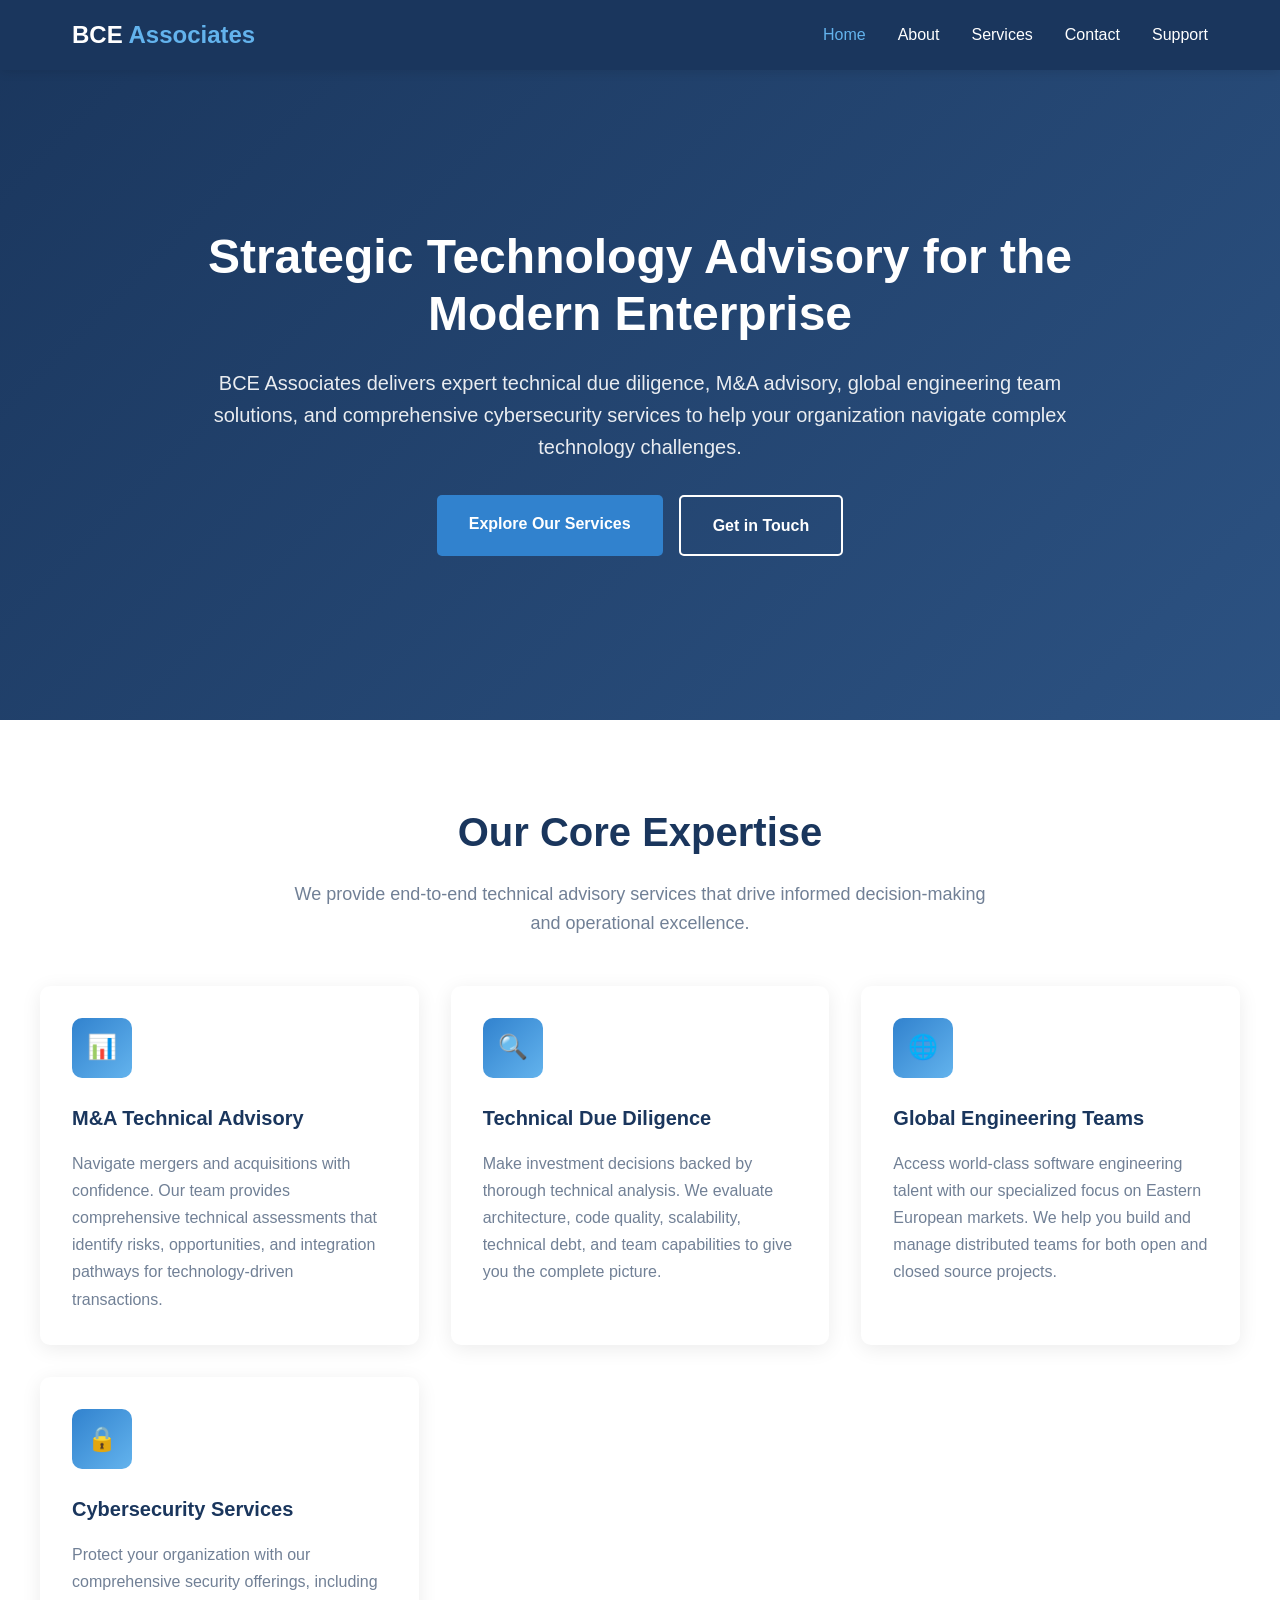
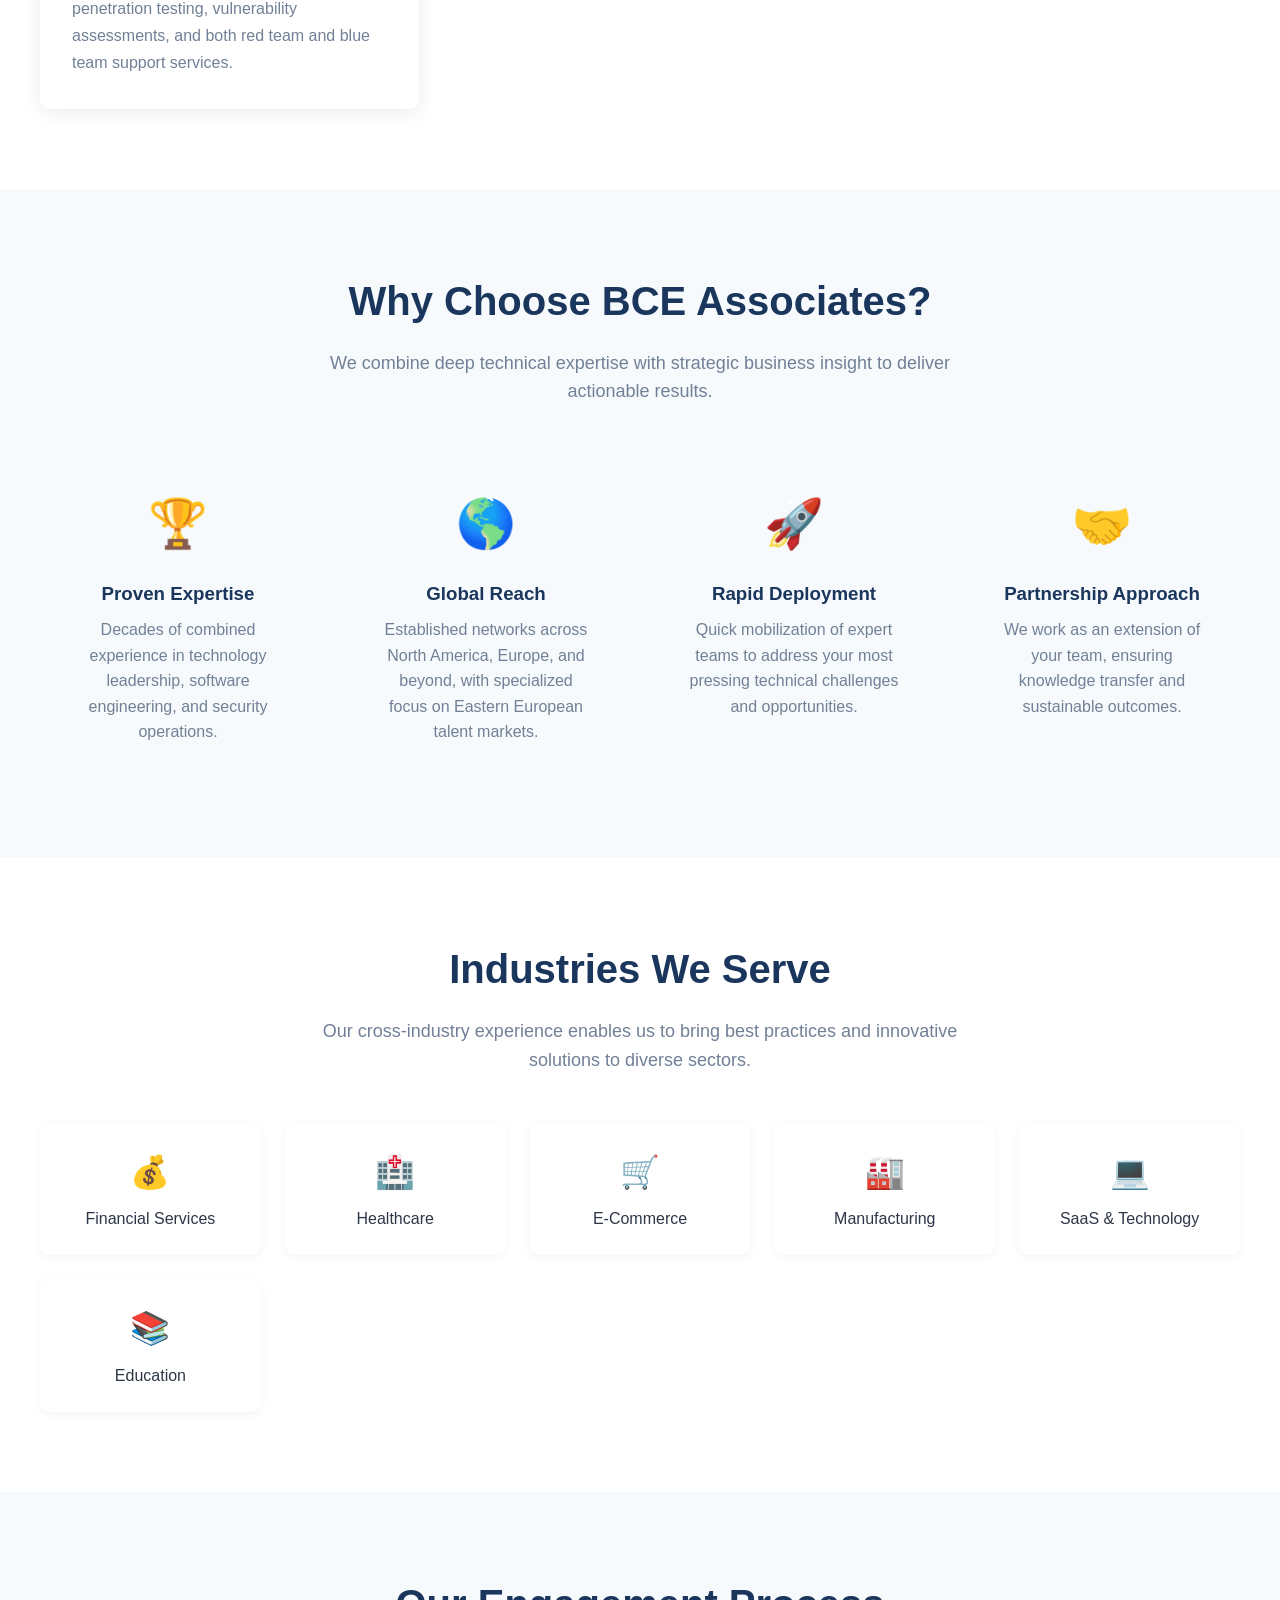
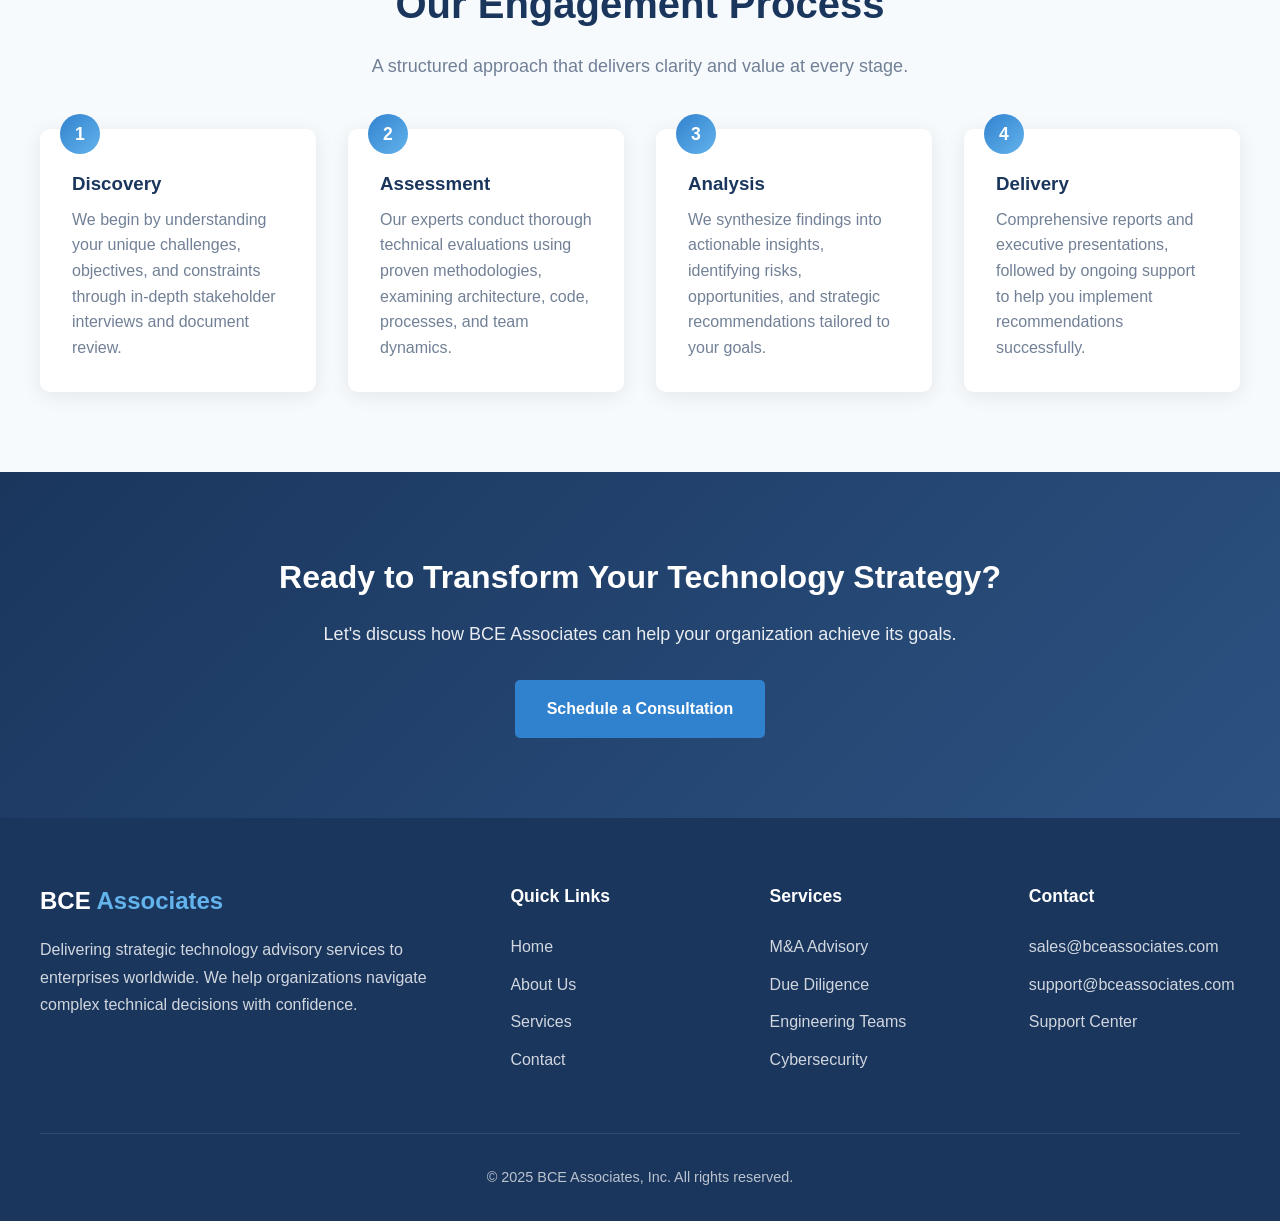
<file: index.html>
<!DOCTYPE html>
<html lang="en">
<head>
    <meta charset="UTF-8">
    <meta name="viewport" content="width=device-width, initial-scale=1.0">
    <meta name="description" content="BCE Associates, Inc. - Technical advisory services for M&A, due diligence, global software engineering teams, and cybersecurity solutions.">
    <title>BCE Associates, Inc. | Technical Advisory & Cybersecurity Services</title>
    <link rel="stylesheet" href="css/styles.css">
</head>
<body>
    <!-- Navigation -->
    <nav class="navbar">
        <div class="nav-container">
            <a href="index.html" class="logo">BCE <span>Associates</span></a>
            <ul class="nav-links">
                <li><a href="index.html" class="active">Home</a></li>
                <li><a href="about.html">About</a></li>
                <li><a href="services.html">Services</a></li>
                <li><a href="contact.html">Contact</a></li>
                <li><a href="support.html">Support</a></li>
            </ul>
            <button class="mobile-menu-btn" onclick="toggleMenu()">&#9776;</button>
        </div>
    </nav>

    <!-- Hero Section -->
    <section class="hero">
        <div class="hero-content">
            <h1>Strategic Technology Advisory for the Modern Enterprise</h1>
            <p>BCE Associates delivers expert technical due diligence, M&A advisory, global engineering team solutions, and comprehensive cybersecurity services to help your organization navigate complex technology challenges.</p>
            <div class="hero-buttons">
                <a href="services.html" class="btn btn-primary">Explore Our Services</a>
                <a href="contact.html" class="btn btn-secondary">Get in Touch</a>
            </div>
        </div>
    </section>

    <!-- Services Overview -->
    <section class="section">
        <div class="container">
            <div class="section-header">
                <h2>Our Core Expertise</h2>
                <p>We provide end-to-end technical advisory services that drive informed decision-making and operational excellence.</p>
            </div>
            <div class="services-grid">
                <div class="service-card">
                    <div class="service-icon">&#128202;</div>
                    <h3>M&A Technical Advisory</h3>
                    <p>Navigate mergers and acquisitions with confidence. Our team provides comprehensive technical assessments that identify risks, opportunities, and integration pathways for technology-driven transactions.</p>
                </div>
                <div class="service-card">
                    <div class="service-icon">&#128269;</div>
                    <h3>Technical Due Diligence</h3>
                    <p>Make investment decisions backed by thorough technical analysis. We evaluate architecture, code quality, scalability, technical debt, and team capabilities to give you the complete picture.</p>
                </div>
                <div class="service-card">
                    <div class="service-icon">&#127760;</div>
                    <h3>Global Engineering Teams</h3>
                    <p>Access world-class software engineering talent with our specialized focus on Eastern European markets. We help you build and manage distributed teams for both open and closed source projects.</p>
                </div>
                <div class="service-card">
                    <div class="service-icon">&#128274;</div>
                    <h3>Cybersecurity Services</h3>
                    <p>Protect your organization with our comprehensive security offerings, including penetration testing, vulnerability assessments, and both red team and blue team support services.</p>
                </div>
            </div>
        </div>
    </section>

    <!-- Why Choose Us -->
    <section class="section section-light">
        <div class="container">
            <div class="section-header">
                <h2>Why Choose BCE Associates?</h2>
                <p>We combine deep technical expertise with strategic business insight to deliver actionable results.</p>
            </div>
            <div class="features">
                <div class="feature">
                    <div class="feature-icon">&#127942;</div>
                    <h3>Proven Expertise</h3>
                    <p>Decades of combined experience in technology leadership, software engineering, and security operations.</p>
                </div>
                <div class="feature">
                    <div class="feature-icon">&#127758;</div>
                    <h3>Global Reach</h3>
                    <p>Established networks across North America, Europe, and beyond, with specialized focus on Eastern European talent markets.</p>
                </div>
                <div class="feature">
                    <div class="feature-icon">&#128640;</div>
                    <h3>Rapid Deployment</h3>
                    <p>Quick mobilization of expert teams to address your most pressing technical challenges and opportunities.</p>
                </div>
                <div class="feature">
                    <div class="feature-icon">&#129309;</div>
                    <h3>Partnership Approach</h3>
                    <p>We work as an extension of your team, ensuring knowledge transfer and sustainable outcomes.</p>
                </div>
            </div>
        </div>
    </section>

    <!-- Industries We Serve -->
    <section class="section">
        <div class="container">
            <div class="section-header">
                <h2>Industries We Serve</h2>
                <p>Our cross-industry experience enables us to bring best practices and innovative solutions to diverse sectors.</p>
            </div>
            <div class="industries-grid">
                <div class="industry-item">
                    <span>&#128176;</span>
                    <p>Financial Services</p>
                </div>
                <div class="industry-item">
                    <span>&#127973;</span>
                    <p>Healthcare</p>
                </div>
                <div class="industry-item">
                    <span>&#128722;</span>
                    <p>E-Commerce</p>
                </div>
                <div class="industry-item">
                    <span>&#127981;</span>
                    <p>Manufacturing</p>
                </div>
                <div class="industry-item">
                    <span>&#128187;</span>
                    <p>SaaS & Technology</p>
                </div>
                <div class="industry-item">
                    <span>&#128218;</span>
                    <p>Education</p>
                </div>
            </div>
        </div>
    </section>

    <!-- Our Process -->
    <section class="section section-light">
        <div class="container">
            <div class="section-header">
                <h2>Our Engagement Process</h2>
                <p>A structured approach that delivers clarity and value at every stage.</p>
            </div>
            <div class="process-steps">
                <div class="process-step">
                    <h3>Discovery</h3>
                    <p>We begin by understanding your unique challenges, objectives, and constraints through in-depth stakeholder interviews and document review.</p>
                </div>
                <div class="process-step">
                    <h3>Assessment</h3>
                    <p>Our experts conduct thorough technical evaluations using proven methodologies, examining architecture, code, processes, and team dynamics.</p>
                </div>
                <div class="process-step">
                    <h3>Analysis</h3>
                    <p>We synthesize findings into actionable insights, identifying risks, opportunities, and strategic recommendations tailored to your goals.</p>
                </div>
                <div class="process-step">
                    <h3>Delivery</h3>
                    <p>Comprehensive reports and executive presentations, followed by ongoing support to help you implement recommendations successfully.</p>
                </div>
            </div>
        </div>
    </section>

    <!-- CTA Section -->
    <section class="cta">
        <div class="container">
            <h2>Ready to Transform Your Technology Strategy?</h2>
            <p>Let's discuss how BCE Associates can help your organization achieve its goals.</p>
            <a href="contact.html" class="btn btn-primary">Schedule a Consultation</a>
        </div>
    </section>

    <!-- Footer -->
    <footer class="footer">
        <div class="footer-grid">
            <div class="footer-about">
                <h3>BCE <span>Associates</span></h3>
                <p>Delivering strategic technology advisory services to enterprises worldwide. We help organizations navigate complex technical decisions with confidence.</p>
            </div>
            <div class="footer-links">
                <h4>Quick Links</h4>
                <ul>
                    <li><a href="index.html">Home</a></li>
                    <li><a href="about.html">About Us</a></li>
                    <li><a href="services.html">Services</a></li>
                    <li><a href="contact.html">Contact</a></li>
                </ul>
            </div>
            <div class="footer-links">
                <h4>Services</h4>
                <ul>
                    <li><a href="services.html#ma-advisory">M&A Advisory</a></li>
                    <li><a href="services.html#due-diligence">Due Diligence</a></li>
                    <li><a href="services.html#engineering">Engineering Teams</a></li>
                    <li><a href="services.html#cybersecurity">Cybersecurity</a></li>
                </ul>
            </div>
            <div class="footer-links">
                <h4>Contact</h4>
                <ul>
                    <li><a href="mailto:sales@bceassociates.com">sales@bceassociates.com</a></li>
                    <li><a href="mailto:support@bceassociates.com">support@bceassociates.com</a></li>
                    <li><a href="support.html">Support Center</a></li>
                </ul>
            </div>
        </div>
        <div class="footer-bottom">
            <p>&copy; 2025 BCE Associates, Inc. All rights reserved.</p>
        </div>
    </footer>

    <script>
        function toggleMenu() {
            document.querySelector('.nav-links').classList.toggle('active');
        }
    </script>
</body>
</html>
</file>
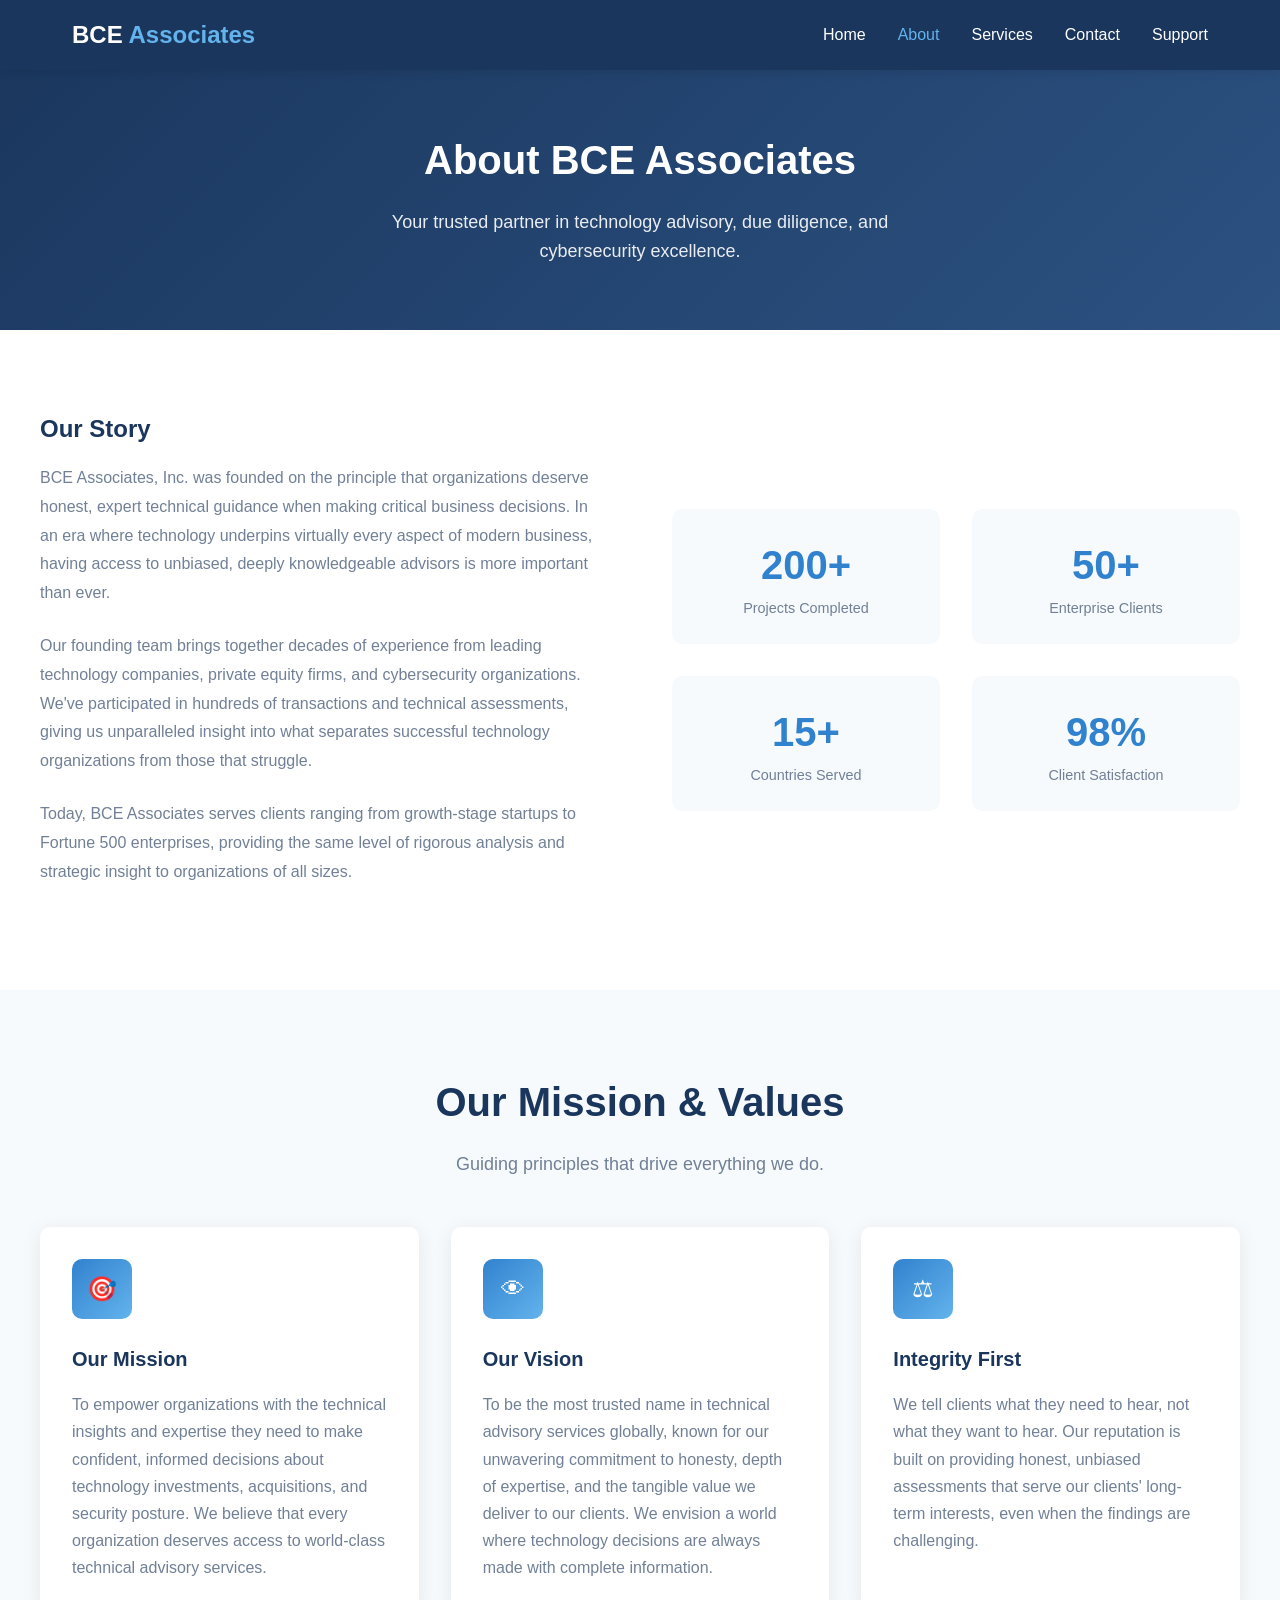
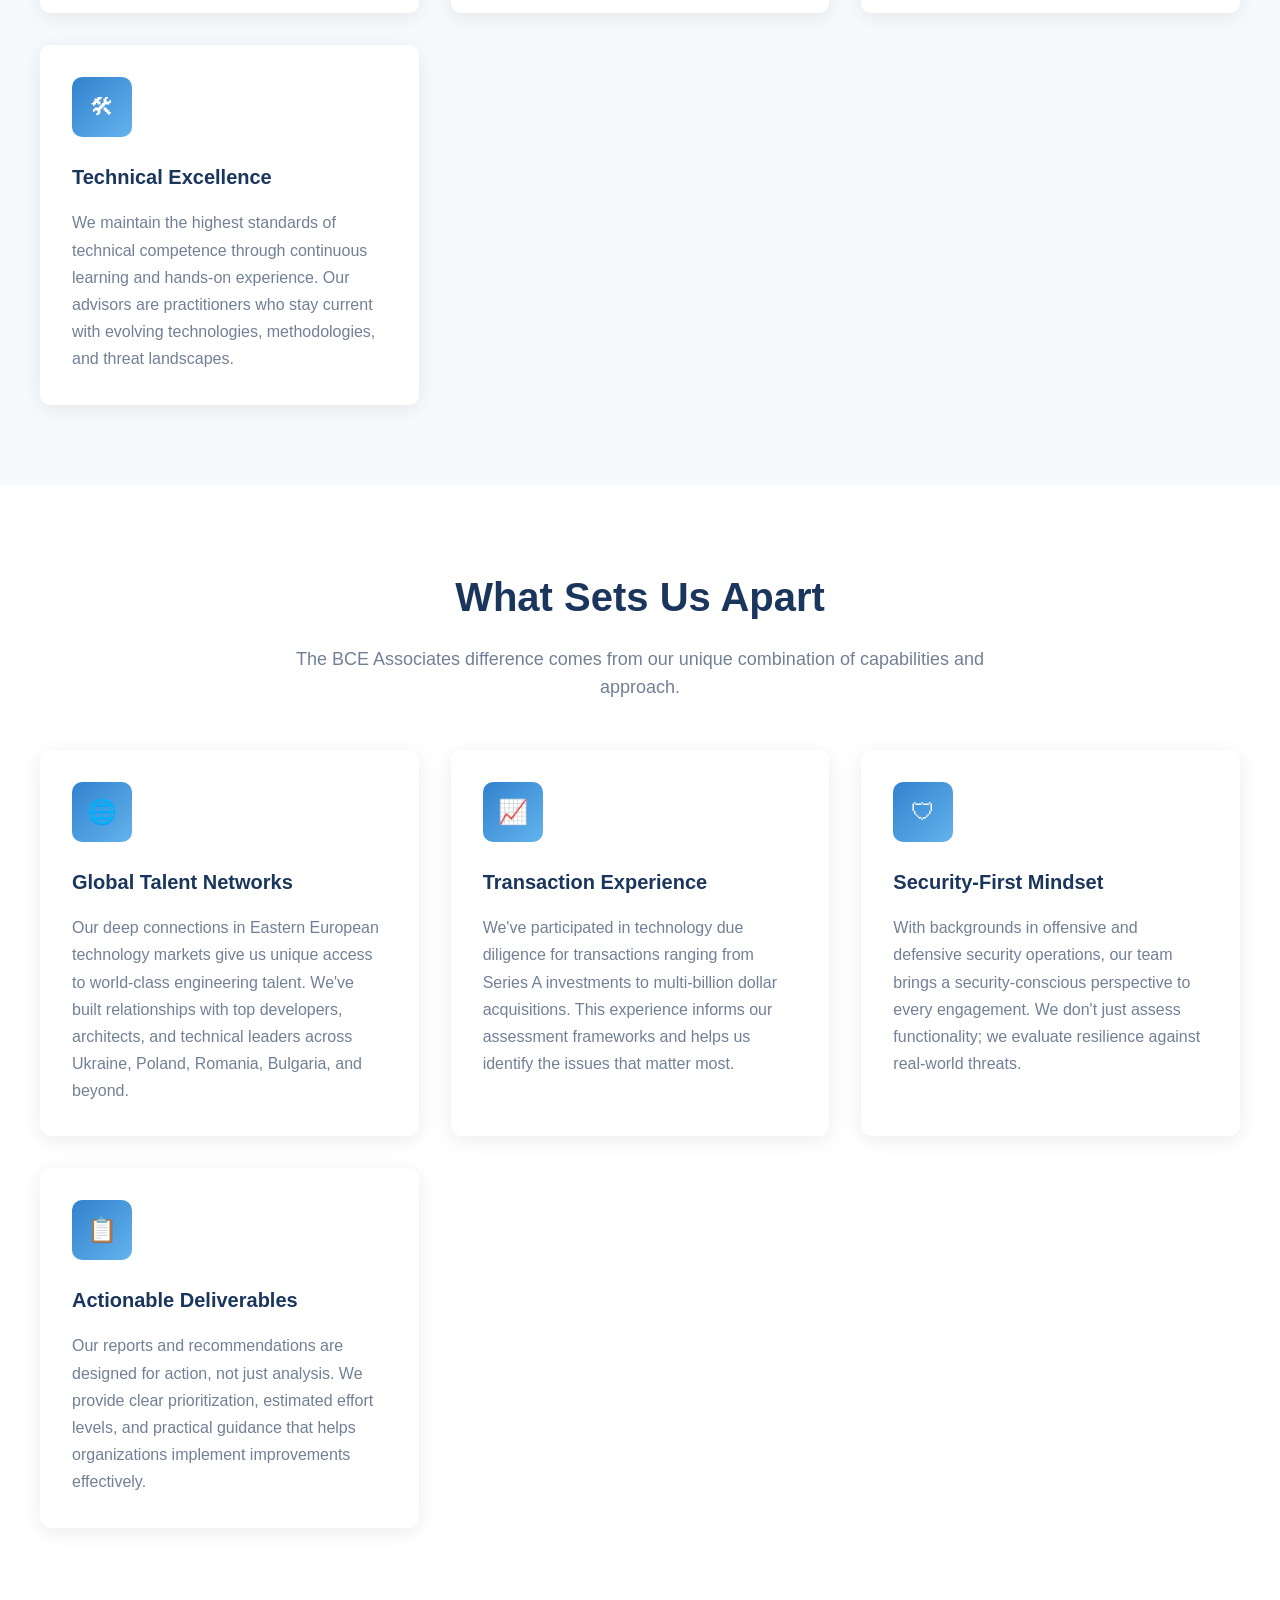
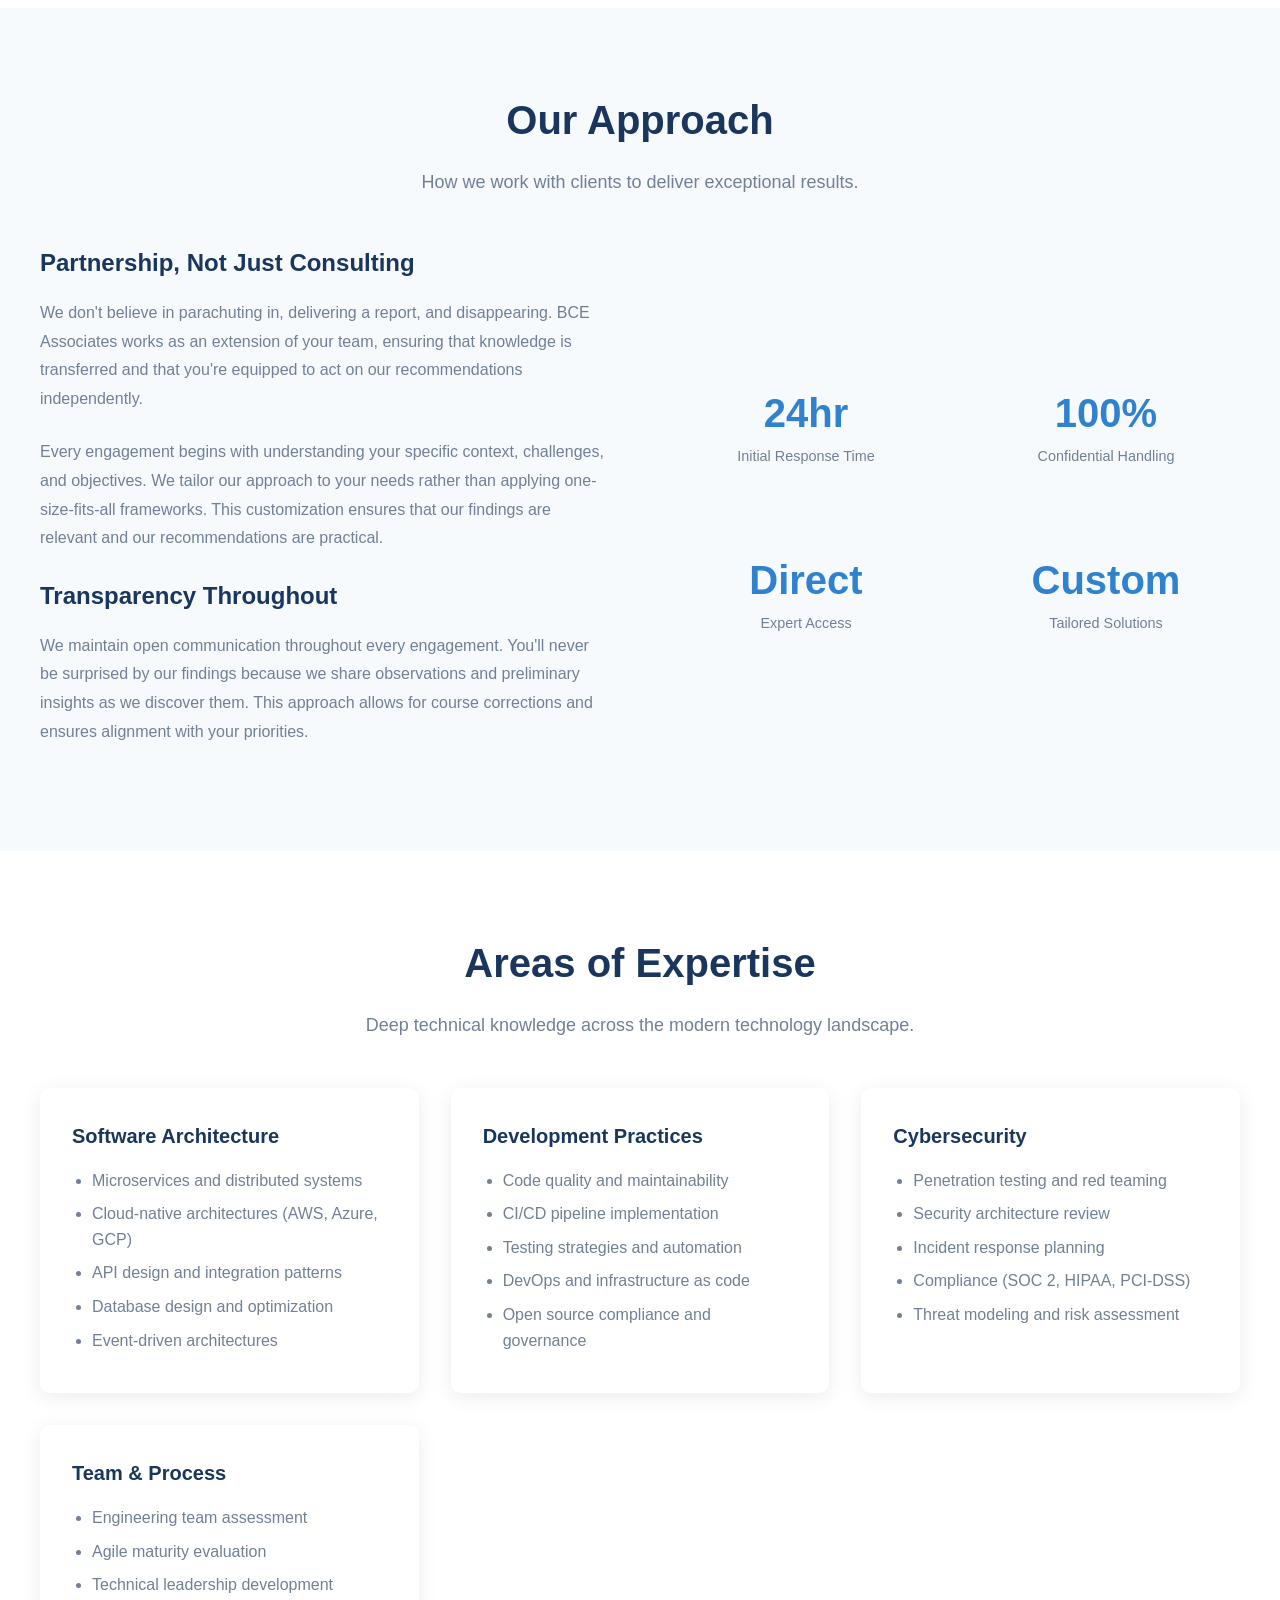
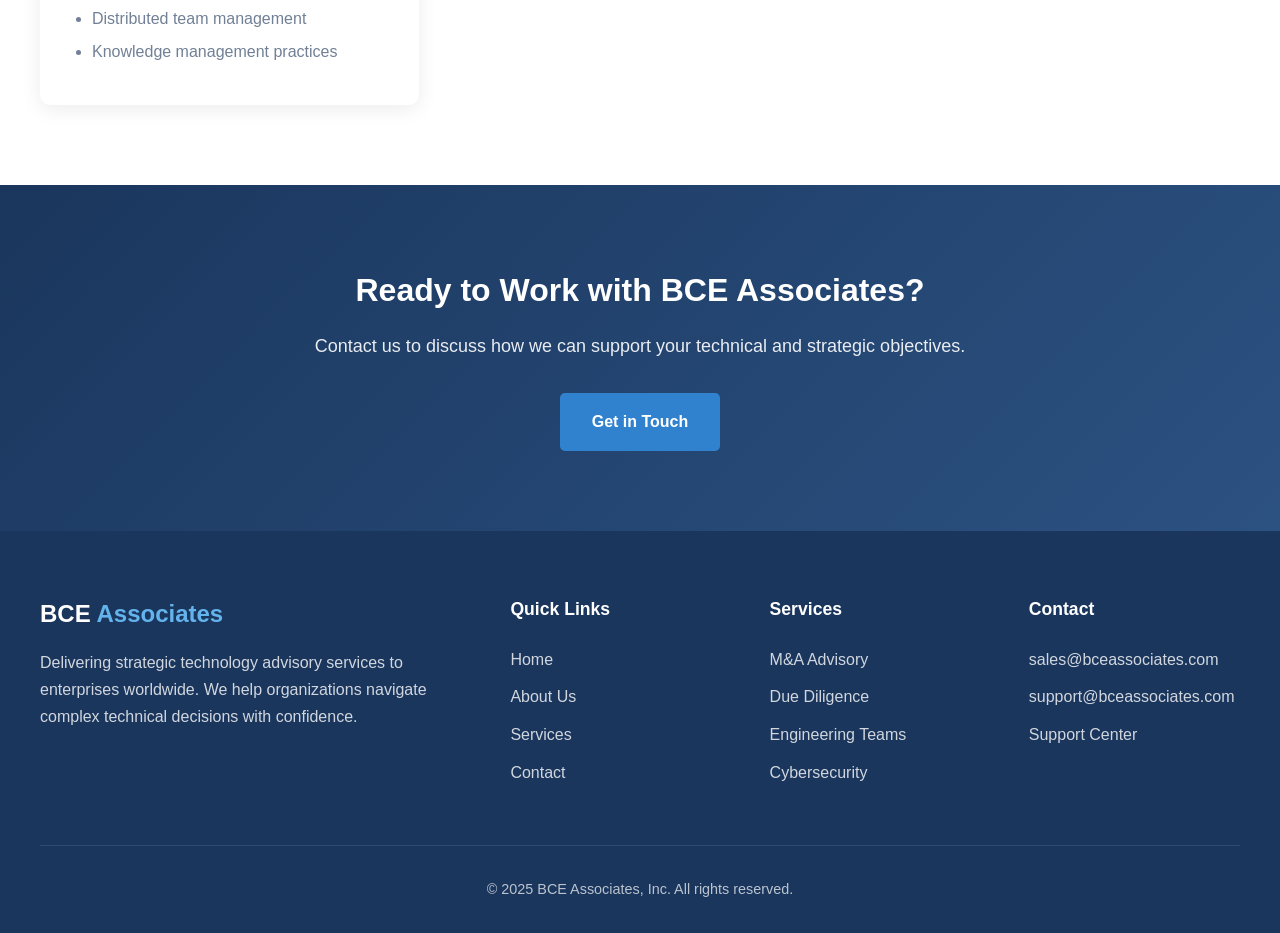
<file: about.html>
<!DOCTYPE html>
<html lang="en">
<head>
    <meta charset="UTF-8">
    <meta name="viewport" content="width=device-width, initial-scale=1.0">
    <meta name="description" content="Learn about BCE Associates, Inc. - Our mission, values, and the expert team behind our technical advisory and cybersecurity services.">
    <title>About Us | BCE Associates, Inc.</title>
    <link rel="stylesheet" href="css/styles.css">
</head>
<body>
    <!-- Navigation -->
    <nav class="navbar">
        <div class="nav-container">
            <a href="index.html" class="logo">BCE <span>Associates</span></a>
            <ul class="nav-links">
                <li><a href="index.html">Home</a></li>
                <li><a href="about.html" class="active">About</a></li>
                <li><a href="services.html">Services</a></li>
                <li><a href="contact.html">Contact</a></li>
                <li><a href="support.html">Support</a></li>
            </ul>
            <button class="mobile-menu-btn" onclick="toggleMenu()">&#9776;</button>
        </div>
    </nav>

    <!-- Page Header -->
    <section class="page-header">
        <h1>About BCE Associates</h1>
        <p>Your trusted partner in technology advisory, due diligence, and cybersecurity excellence.</p>
    </section>

    <!-- Our Story -->
    <section class="section">
        <div class="container">
            <div class="about-content">
                <div class="about-text">
                    <h3>Our Story</h3>
                    <p>BCE Associates, Inc. was founded on the principle that organizations deserve honest, expert technical guidance when making critical business decisions. In an era where technology underpins virtually every aspect of modern business, having access to unbiased, deeply knowledgeable advisors is more important than ever.</p>
                    <p>Our founding team brings together decades of experience from leading technology companies, private equity firms, and cybersecurity organizations. We've participated in hundreds of transactions and technical assessments, giving us unparalleled insight into what separates successful technology organizations from those that struggle.</p>
                    <p>Today, BCE Associates serves clients ranging from growth-stage startups to Fortune 500 enterprises, providing the same level of rigorous analysis and strategic insight to organizations of all sizes.</p>
                </div>
                <div class="about-stats">
                    <div class="stat">
                        <div class="stat-number">200+</div>
                        <div class="stat-label">Projects Completed</div>
                    </div>
                    <div class="stat">
                        <div class="stat-number">50+</div>
                        <div class="stat-label">Enterprise Clients</div>
                    </div>
                    <div class="stat">
                        <div class="stat-number">15+</div>
                        <div class="stat-label">Countries Served</div>
                    </div>
                    <div class="stat">
                        <div class="stat-number">98%</div>
                        <div class="stat-label">Client Satisfaction</div>
                    </div>
                </div>
            </div>
        </div>
    </section>

    <!-- Mission & Vision -->
    <section class="section section-light">
        <div class="container">
            <div class="section-header">
                <h2>Our Mission & Values</h2>
                <p>Guiding principles that drive everything we do.</p>
            </div>
            <div class="services-grid">
                <div class="service-card">
                    <div class="service-icon">&#127919;</div>
                    <h3>Our Mission</h3>
                    <p>To empower organizations with the technical insights and expertise they need to make confident, informed decisions about technology investments, acquisitions, and security posture. We believe that every organization deserves access to world-class technical advisory services.</p>
                </div>
                <div class="service-card">
                    <div class="service-icon">&#128065;</div>
                    <h3>Our Vision</h3>
                    <p>To be the most trusted name in technical advisory services globally, known for our unwavering commitment to honesty, depth of expertise, and the tangible value we deliver to our clients. We envision a world where technology decisions are always made with complete information.</p>
                </div>
                <div class="service-card">
                    <div class="service-icon">&#9878;</div>
                    <h3>Integrity First</h3>
                    <p>We tell clients what they need to hear, not what they want to hear. Our reputation is built on providing honest, unbiased assessments that serve our clients' long-term interests, even when the findings are challenging.</p>
                </div>
                <div class="service-card">
                    <div class="service-icon">&#128736;</div>
                    <h3>Technical Excellence</h3>
                    <p>We maintain the highest standards of technical competence through continuous learning and hands-on experience. Our advisors are practitioners who stay current with evolving technologies, methodologies, and threat landscapes.</p>
                </div>
            </div>
        </div>
    </section>

    <!-- What Sets Us Apart -->
    <section class="section">
        <div class="container">
            <div class="section-header">
                <h2>What Sets Us Apart</h2>
                <p>The BCE Associates difference comes from our unique combination of capabilities and approach.</p>
            </div>
            <div class="services-grid">
                <div class="service-card">
                    <div class="service-icon">&#127760;</div>
                    <h3>Global Talent Networks</h3>
                    <p>Our deep connections in Eastern European technology markets give us unique access to world-class engineering talent. We've built relationships with top developers, architects, and technical leaders across Ukraine, Poland, Romania, Bulgaria, and beyond.</p>
                </div>
                <div class="service-card">
                    <div class="service-icon">&#128200;</div>
                    <h3>Transaction Experience</h3>
                    <p>We've participated in technology due diligence for transactions ranging from Series A investments to multi-billion dollar acquisitions. This experience informs our assessment frameworks and helps us identify the issues that matter most.</p>
                </div>
                <div class="service-card">
                    <div class="service-icon">&#128737;</div>
                    <h3>Security-First Mindset</h3>
                    <p>With backgrounds in offensive and defensive security operations, our team brings a security-conscious perspective to every engagement. We don't just assess functionality; we evaluate resilience against real-world threats.</p>
                </div>
                <div class="service-card">
                    <div class="service-icon">&#128203;</div>
                    <h3>Actionable Deliverables</h3>
                    <p>Our reports and recommendations are designed for action, not just analysis. We provide clear prioritization, estimated effort levels, and practical guidance that helps organizations implement improvements effectively.</p>
                </div>
            </div>
        </div>
    </section>

    <!-- Our Approach -->
    <section class="section section-light">
        <div class="container">
            <div class="section-header">
                <h2>Our Approach</h2>
                <p>How we work with clients to deliver exceptional results.</p>
            </div>
            <div class="about-content">
                <div class="about-text">
                    <h3>Partnership, Not Just Consulting</h3>
                    <p>We don't believe in parachuting in, delivering a report, and disappearing. BCE Associates works as an extension of your team, ensuring that knowledge is transferred and that you're equipped to act on our recommendations independently.</p>
                    <p>Every engagement begins with understanding your specific context, challenges, and objectives. We tailor our approach to your needs rather than applying one-size-fits-all frameworks. This customization ensures that our findings are relevant and our recommendations are practical.</p>
                    <h3>Transparency Throughout</h3>
                    <p>We maintain open communication throughout every engagement. You'll never be surprised by our findings because we share observations and preliminary insights as we discover them. This approach allows for course corrections and ensures alignment with your priorities.</p>
                </div>
                <div class="about-stats">
                    <div class="stat">
                        <div class="stat-number">24hr</div>
                        <div class="stat-label">Initial Response Time</div>
                    </div>
                    <div class="stat">
                        <div class="stat-number">100%</div>
                        <div class="stat-label">Confidential Handling</div>
                    </div>
                    <div class="stat">
                        <div class="stat-number">Direct</div>
                        <div class="stat-label">Expert Access</div>
                    </div>
                    <div class="stat">
                        <div class="stat-number">Custom</div>
                        <div class="stat-label">Tailored Solutions</div>
                    </div>
                </div>
            </div>
        </div>
    </section>

    <!-- Areas of Expertise -->
    <section class="section">
        <div class="container">
            <div class="section-header">
                <h2>Areas of Expertise</h2>
                <p>Deep technical knowledge across the modern technology landscape.</p>
            </div>
            <div class="services-grid">
                <div class="service-card">
                    <h3>Software Architecture</h3>
                    <ul>
                        <li>Microservices and distributed systems</li>
                        <li>Cloud-native architectures (AWS, Azure, GCP)</li>
                        <li>API design and integration patterns</li>
                        <li>Database design and optimization</li>
                        <li>Event-driven architectures</li>
                    </ul>
                </div>
                <div class="service-card">
                    <h3>Development Practices</h3>
                    <ul>
                        <li>Code quality and maintainability</li>
                        <li>CI/CD pipeline implementation</li>
                        <li>Testing strategies and automation</li>
                        <li>DevOps and infrastructure as code</li>
                        <li>Open source compliance and governance</li>
                    </ul>
                </div>
                <div class="service-card">
                    <h3>Cybersecurity</h3>
                    <ul>
                        <li>Penetration testing and red teaming</li>
                        <li>Security architecture review</li>
                        <li>Incident response planning</li>
                        <li>Compliance (SOC 2, HIPAA, PCI-DSS)</li>
                        <li>Threat modeling and risk assessment</li>
                    </ul>
                </div>
                <div class="service-card">
                    <h3>Team & Process</h3>
                    <ul>
                        <li>Engineering team assessment</li>
                        <li>Agile maturity evaluation</li>
                        <li>Technical leadership development</li>
                        <li>Distributed team management</li>
                        <li>Knowledge management practices</li>
                    </ul>
                </div>
            </div>
        </div>
    </section>

    <!-- CTA Section -->
    <section class="cta">
        <div class="container">
            <h2>Ready to Work with BCE Associates?</h2>
            <p>Contact us to discuss how we can support your technical and strategic objectives.</p>
            <a href="contact.html" class="btn btn-primary">Get in Touch</a>
        </div>
    </section>

    <!-- Footer -->
    <footer class="footer">
        <div class="footer-grid">
            <div class="footer-about">
                <h3>BCE <span>Associates</span></h3>
                <p>Delivering strategic technology advisory services to enterprises worldwide. We help organizations navigate complex technical decisions with confidence.</p>
            </div>
            <div class="footer-links">
                <h4>Quick Links</h4>
                <ul>
                    <li><a href="index.html">Home</a></li>
                    <li><a href="about.html">About Us</a></li>
                    <li><a href="services.html">Services</a></li>
                    <li><a href="contact.html">Contact</a></li>
                </ul>
            </div>
            <div class="footer-links">
                <h4>Services</h4>
                <ul>
                    <li><a href="services.html#ma-advisory">M&A Advisory</a></li>
                    <li><a href="services.html#due-diligence">Due Diligence</a></li>
                    <li><a href="services.html#engineering">Engineering Teams</a></li>
                    <li><a href="services.html#cybersecurity">Cybersecurity</a></li>
                </ul>
            </div>
            <div class="footer-links">
                <h4>Contact</h4>
                <ul>
                    <li><a href="mailto:sales@bceassociates.com">sales@bceassociates.com</a></li>
                    <li><a href="mailto:support@bceassociates.com">support@bceassociates.com</a></li>
                    <li><a href="support.html">Support Center</a></li>
                </ul>
            </div>
        </div>
        <div class="footer-bottom">
            <p>&copy; 2025 BCE Associates, Inc. All rights reserved.</p>
        </div>
    </footer>

    <script>
        function toggleMenu() {
            document.querySelector('.nav-links').classList.toggle('active');
        }
    </script>
</body>
</html>
</file>
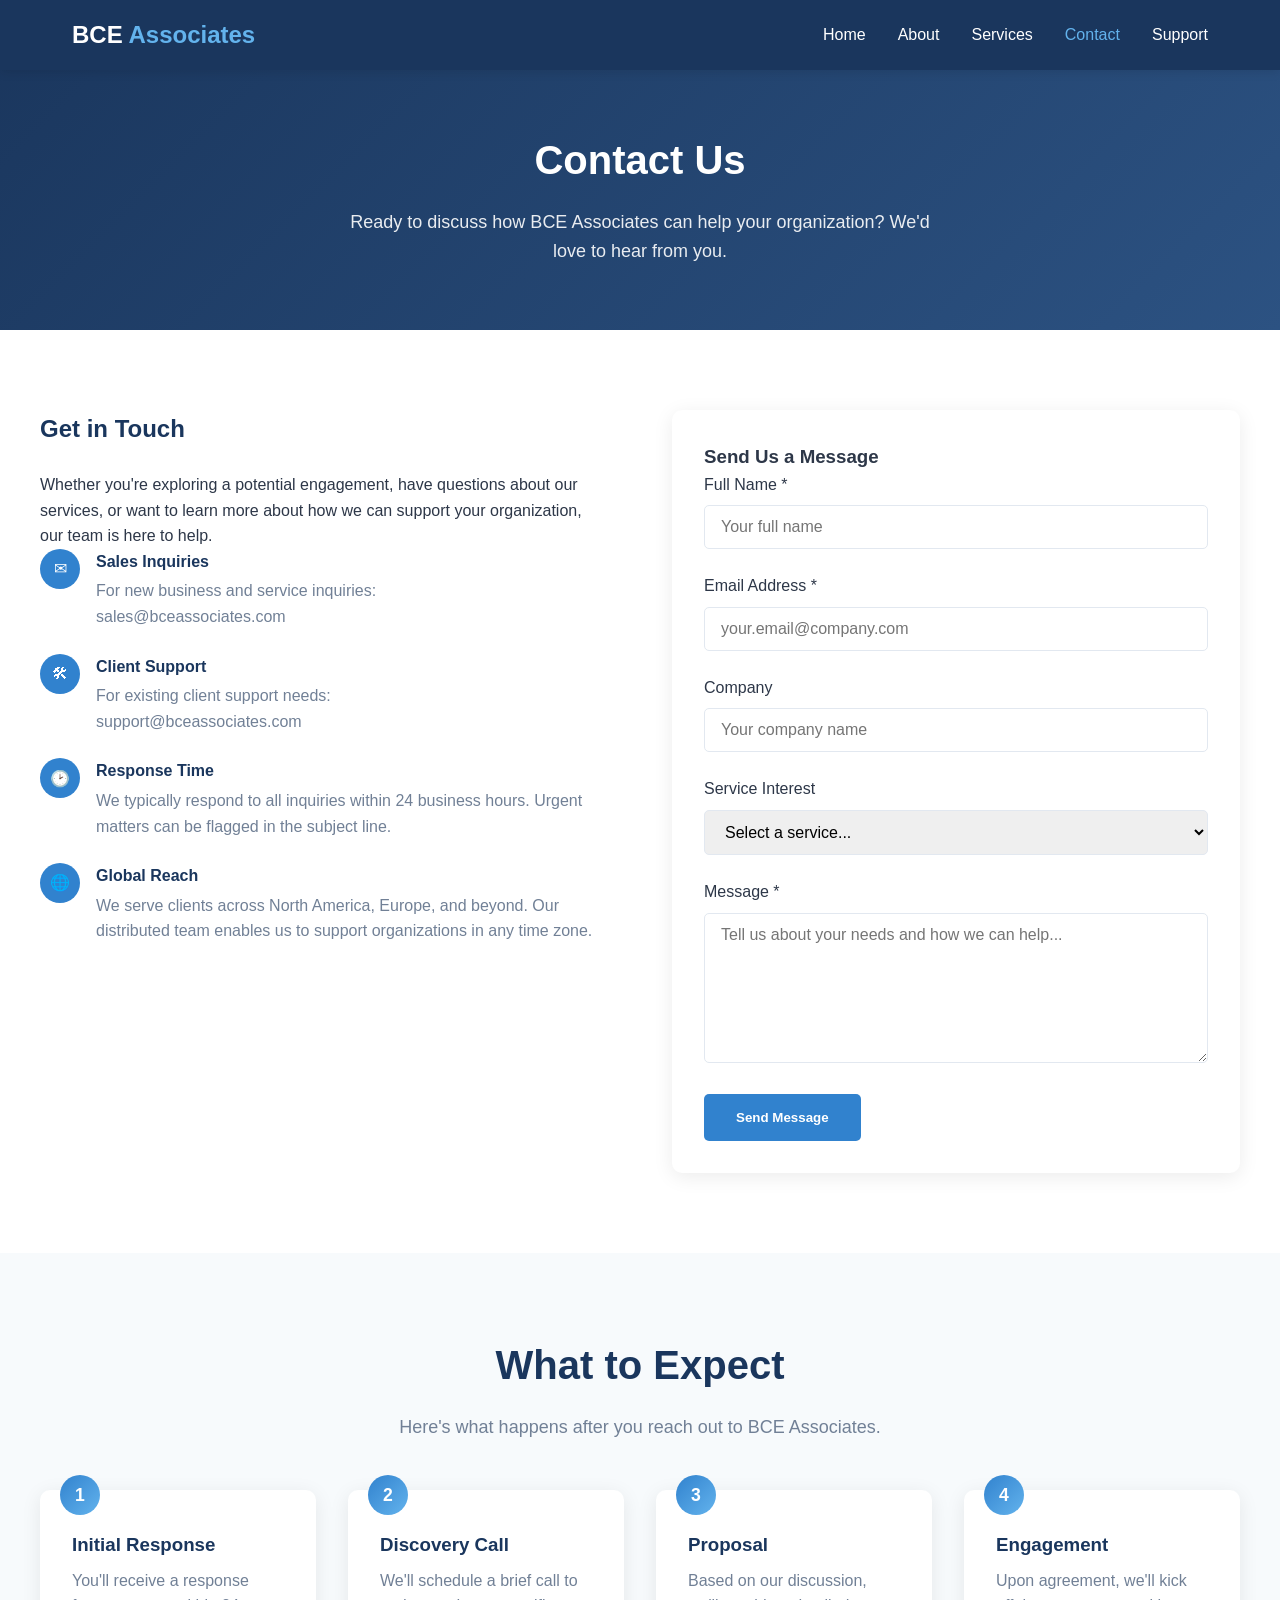
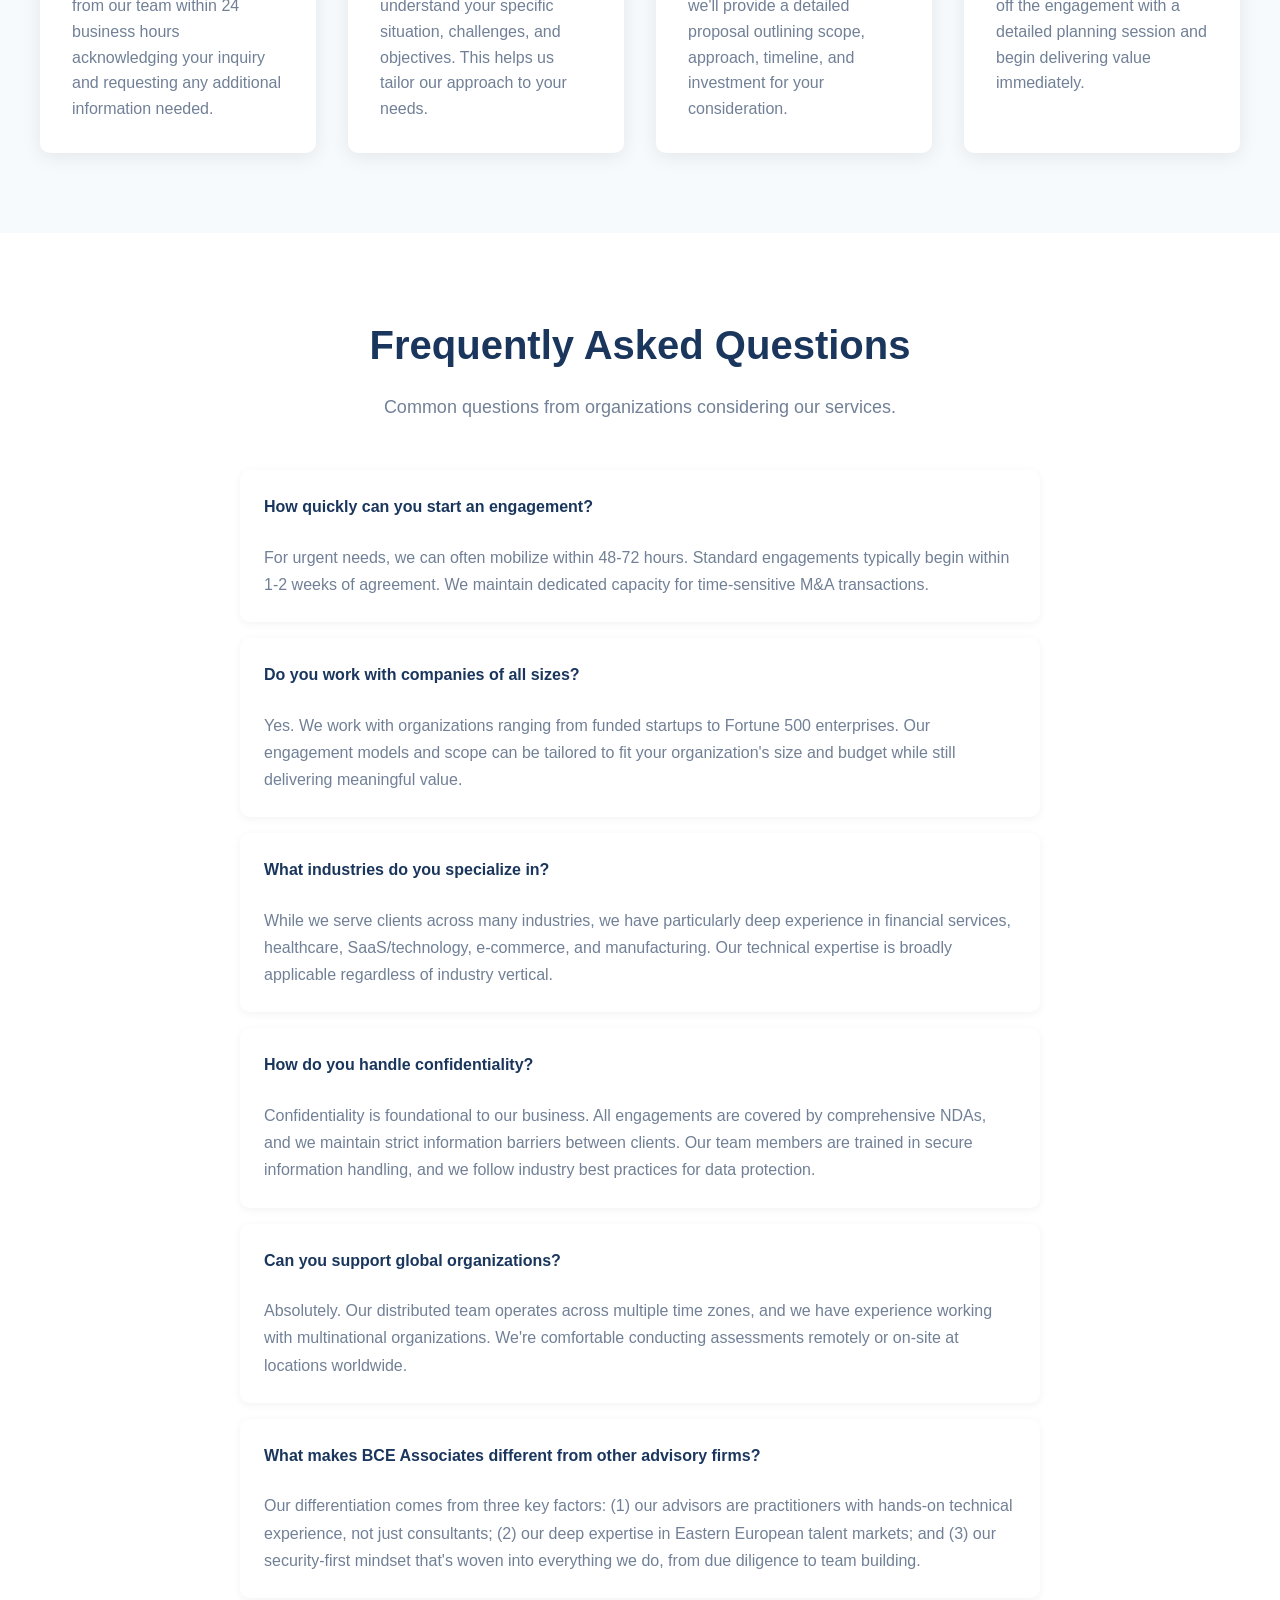
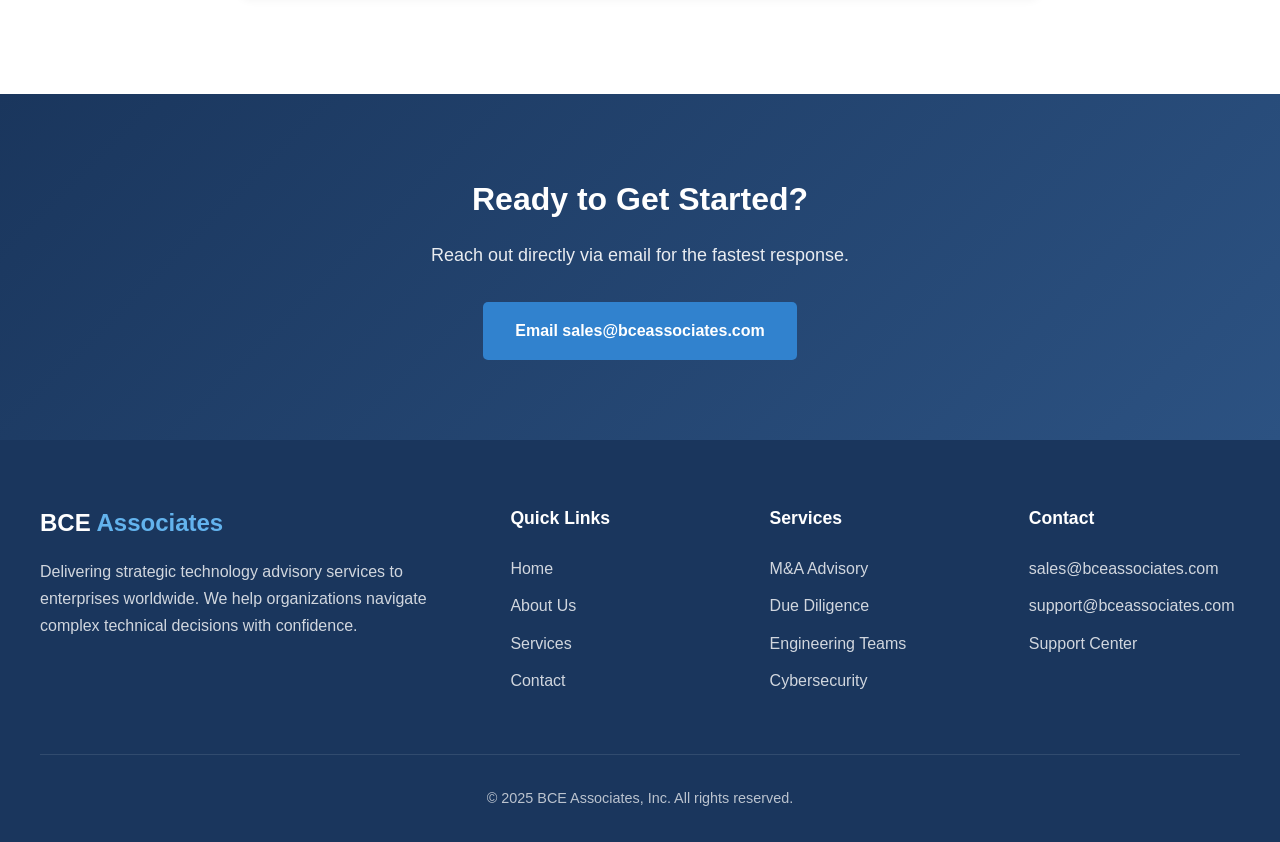
<file: contact.html>
<!DOCTYPE html>
<html lang="en">
<head>
    <meta charset="UTF-8">
    <meta name="viewport" content="width=device-width, initial-scale=1.0">
    <meta name="description" content="Contact BCE Associates, Inc. for technical advisory, due diligence, engineering teams, and cybersecurity services. Reach our sales team today.">
    <title>Contact Us | BCE Associates, Inc.</title>
    <link rel="stylesheet" href="css/styles.css">
</head>
<body>
    <!-- Navigation -->
    <nav class="navbar">
        <div class="nav-container">
            <a href="index.html" class="logo">BCE <span>Associates</span></a>
            <ul class="nav-links">
                <li><a href="index.html">Home</a></li>
                <li><a href="about.html">About</a></li>
                <li><a href="services.html">Services</a></li>
                <li><a href="contact.html" class="active">Contact</a></li>
                <li><a href="support.html">Support</a></li>
            </ul>
            <button class="mobile-menu-btn" onclick="toggleMenu()">&#9776;</button>
        </div>
    </nav>

    <!-- Page Header -->
    <section class="page-header">
        <h1>Contact Us</h1>
        <p>Ready to discuss how BCE Associates can help your organization? We'd love to hear from you.</p>
    </section>

    <!-- Contact Section -->
    <section class="section">
        <div class="container">
            <div class="contact-grid">
                <div class="contact-info">
                    <h3>Get in Touch</h3>
                    <p>Whether you're exploring a potential engagement, have questions about our services, or want to learn more about how we can support your organization, our team is here to help.</p>

                    <div class="contact-item">
                        <div class="contact-item-icon">&#9993;</div>
                        <div class="contact-item-content">
                            <h4>Sales Inquiries</h4>
                            <p>For new business and service inquiries:</p>
                            <a href="mailto:sales@bceassociates.com">sales@bceassociates.com</a>
                        </div>
                    </div>

                    <div class="contact-item">
                        <div class="contact-item-icon">&#128736;</div>
                        <div class="contact-item-content">
                            <h4>Client Support</h4>
                            <p>For existing client support needs:</p>
                            <a href="mailto:support@bceassociates.com">support@bceassociates.com</a>
                        </div>
                    </div>

                    <div class="contact-item">
                        <div class="contact-item-icon">&#128337;</div>
                        <div class="contact-item-content">
                            <h4>Response Time</h4>
                            <p>We typically respond to all inquiries within 24 business hours. Urgent matters can be flagged in the subject line.</p>
                        </div>
                    </div>

                    <div class="contact-item">
                        <div class="contact-item-icon">&#127760;</div>
                        <div class="contact-item-content">
                            <h4>Global Reach</h4>
                            <p>We serve clients across North America, Europe, and beyond. Our distributed team enables us to support organizations in any time zone.</p>
                        </div>
                    </div>
                </div>

                <div class="contact-form">
                    <h3>Send Us a Message</h3>
                    <form action="https://formspree.io/f/your-form-id" method="POST">
                        <div class="form-group">
                            <label for="name">Full Name *</label>
                            <input type="text" id="name" name="name" required placeholder="Your full name">
                        </div>

                        <div class="form-group">
                            <label for="email">Email Address *</label>
                            <input type="email" id="email" name="email" required placeholder="your.email@company.com">
                        </div>

                        <div class="form-group">
                            <label for="company">Company</label>
                            <input type="text" id="company" name="company" placeholder="Your company name">
                        </div>

                        <div class="form-group">
                            <label for="service">Service Interest</label>
                            <select id="service" name="service">
                                <option value="">Select a service...</option>
                                <option value="ma-advisory">M&A Technical Advisory</option>
                                <option value="due-diligence">Technical Due Diligence</option>
                                <option value="engineering-teams">Global Engineering Teams</option>
                                <option value="penetration-testing">Penetration Testing</option>
                                <option value="red-team">Red Team Services</option>
                                <option value="blue-team">Blue Team Support</option>
                                <option value="security-advisory">Security Advisory</option>
                                <option value="other">Other</option>
                            </select>
                        </div>

                        <div class="form-group">
                            <label for="message">Message *</label>
                            <textarea id="message" name="message" required placeholder="Tell us about your needs and how we can help..."></textarea>
                        </div>

                        <button type="submit" class="btn btn-primary">Send Message</button>
                    </form>
                </div>
            </div>
        </div>
    </section>

    <!-- What to Expect -->
    <section class="section section-light">
        <div class="container">
            <div class="section-header">
                <h2>What to Expect</h2>
                <p>Here's what happens after you reach out to BCE Associates.</p>
            </div>
            <div class="process-steps">
                <div class="process-step">
                    <h3>Initial Response</h3>
                    <p>You'll receive a response from our team within 24 business hours acknowledging your inquiry and requesting any additional information needed.</p>
                </div>
                <div class="process-step">
                    <h3>Discovery Call</h3>
                    <p>We'll schedule a brief call to understand your specific situation, challenges, and objectives. This helps us tailor our approach to your needs.</p>
                </div>
                <div class="process-step">
                    <h3>Proposal</h3>
                    <p>Based on our discussion, we'll provide a detailed proposal outlining scope, approach, timeline, and investment for your consideration.</p>
                </div>
                <div class="process-step">
                    <h3>Engagement</h3>
                    <p>Upon agreement, we'll kick off the engagement with a detailed planning session and begin delivering value immediately.</p>
                </div>
            </div>
        </div>
    </section>

    <!-- FAQ Section -->
    <section class="section">
        <div class="container">
            <div class="section-header">
                <h2>Frequently Asked Questions</h2>
                <p>Common questions from organizations considering our services.</p>
            </div>
            <div class="faq-list">
                <div class="faq-item">
                    <div class="faq-question">
                        <span>How quickly can you start an engagement?</span>
                    </div>
                    <div class="faq-answer">
                        <p>For urgent needs, we can often mobilize within 48-72 hours. Standard engagements typically begin within 1-2 weeks of agreement. We maintain dedicated capacity for time-sensitive M&A transactions.</p>
                    </div>
                </div>
                <div class="faq-item">
                    <div class="faq-question">
                        <span>Do you work with companies of all sizes?</span>
                    </div>
                    <div class="faq-answer">
                        <p>Yes. We work with organizations ranging from funded startups to Fortune 500 enterprises. Our engagement models and scope can be tailored to fit your organization's size and budget while still delivering meaningful value.</p>
                    </div>
                </div>
                <div class="faq-item">
                    <div class="faq-question">
                        <span>What industries do you specialize in?</span>
                    </div>
                    <div class="faq-answer">
                        <p>While we serve clients across many industries, we have particularly deep experience in financial services, healthcare, SaaS/technology, e-commerce, and manufacturing. Our technical expertise is broadly applicable regardless of industry vertical.</p>
                    </div>
                </div>
                <div class="faq-item">
                    <div class="faq-question">
                        <span>How do you handle confidentiality?</span>
                    </div>
                    <div class="faq-answer">
                        <p>Confidentiality is foundational to our business. All engagements are covered by comprehensive NDAs, and we maintain strict information barriers between clients. Our team members are trained in secure information handling, and we follow industry best practices for data protection.</p>
                    </div>
                </div>
                <div class="faq-item">
                    <div class="faq-question">
                        <span>Can you support global organizations?</span>
                    </div>
                    <div class="faq-answer">
                        <p>Absolutely. Our distributed team operates across multiple time zones, and we have experience working with multinational organizations. We're comfortable conducting assessments remotely or on-site at locations worldwide.</p>
                    </div>
                </div>
                <div class="faq-item">
                    <div class="faq-question">
                        <span>What makes BCE Associates different from other advisory firms?</span>
                    </div>
                    <div class="faq-answer">
                        <p>Our differentiation comes from three key factors: (1) our advisors are practitioners with hands-on technical experience, not just consultants; (2) our deep expertise in Eastern European talent markets; and (3) our security-first mindset that's woven into everything we do, from due diligence to team building.</p>
                    </div>
                </div>
            </div>
        </div>
    </section>

    <!-- CTA Section -->
    <section class="cta">
        <div class="container">
            <h2>Ready to Get Started?</h2>
            <p>Reach out directly via email for the fastest response.</p>
            <a href="mailto:sales@bceassociates.com" class="btn btn-primary">Email sales@bceassociates.com</a>
        </div>
    </section>

    <!-- Footer -->
    <footer class="footer">
        <div class="footer-grid">
            <div class="footer-about">
                <h3>BCE <span>Associates</span></h3>
                <p>Delivering strategic technology advisory services to enterprises worldwide. We help organizations navigate complex technical decisions with confidence.</p>
            </div>
            <div class="footer-links">
                <h4>Quick Links</h4>
                <ul>
                    <li><a href="index.html">Home</a></li>
                    <li><a href="about.html">About Us</a></li>
                    <li><a href="services.html">Services</a></li>
                    <li><a href="contact.html">Contact</a></li>
                </ul>
            </div>
            <div class="footer-links">
                <h4>Services</h4>
                <ul>
                    <li><a href="services.html#ma-advisory">M&A Advisory</a></li>
                    <li><a href="services.html#due-diligence">Due Diligence</a></li>
                    <li><a href="services.html#engineering">Engineering Teams</a></li>
                    <li><a href="services.html#cybersecurity">Cybersecurity</a></li>
                </ul>
            </div>
            <div class="footer-links">
                <h4>Contact</h4>
                <ul>
                    <li><a href="mailto:sales@bceassociates.com">sales@bceassociates.com</a></li>
                    <li><a href="mailto:support@bceassociates.com">support@bceassociates.com</a></li>
                    <li><a href="support.html">Support Center</a></li>
                </ul>
            </div>
        </div>
        <div class="footer-bottom">
            <p>&copy; 2025 BCE Associates, Inc. All rights reserved.</p>
        </div>
    </footer>

    <script>
        function toggleMenu() {
            document.querySelector('.nav-links').classList.toggle('active');
        }
    </script>
</body>
</html>
</file>
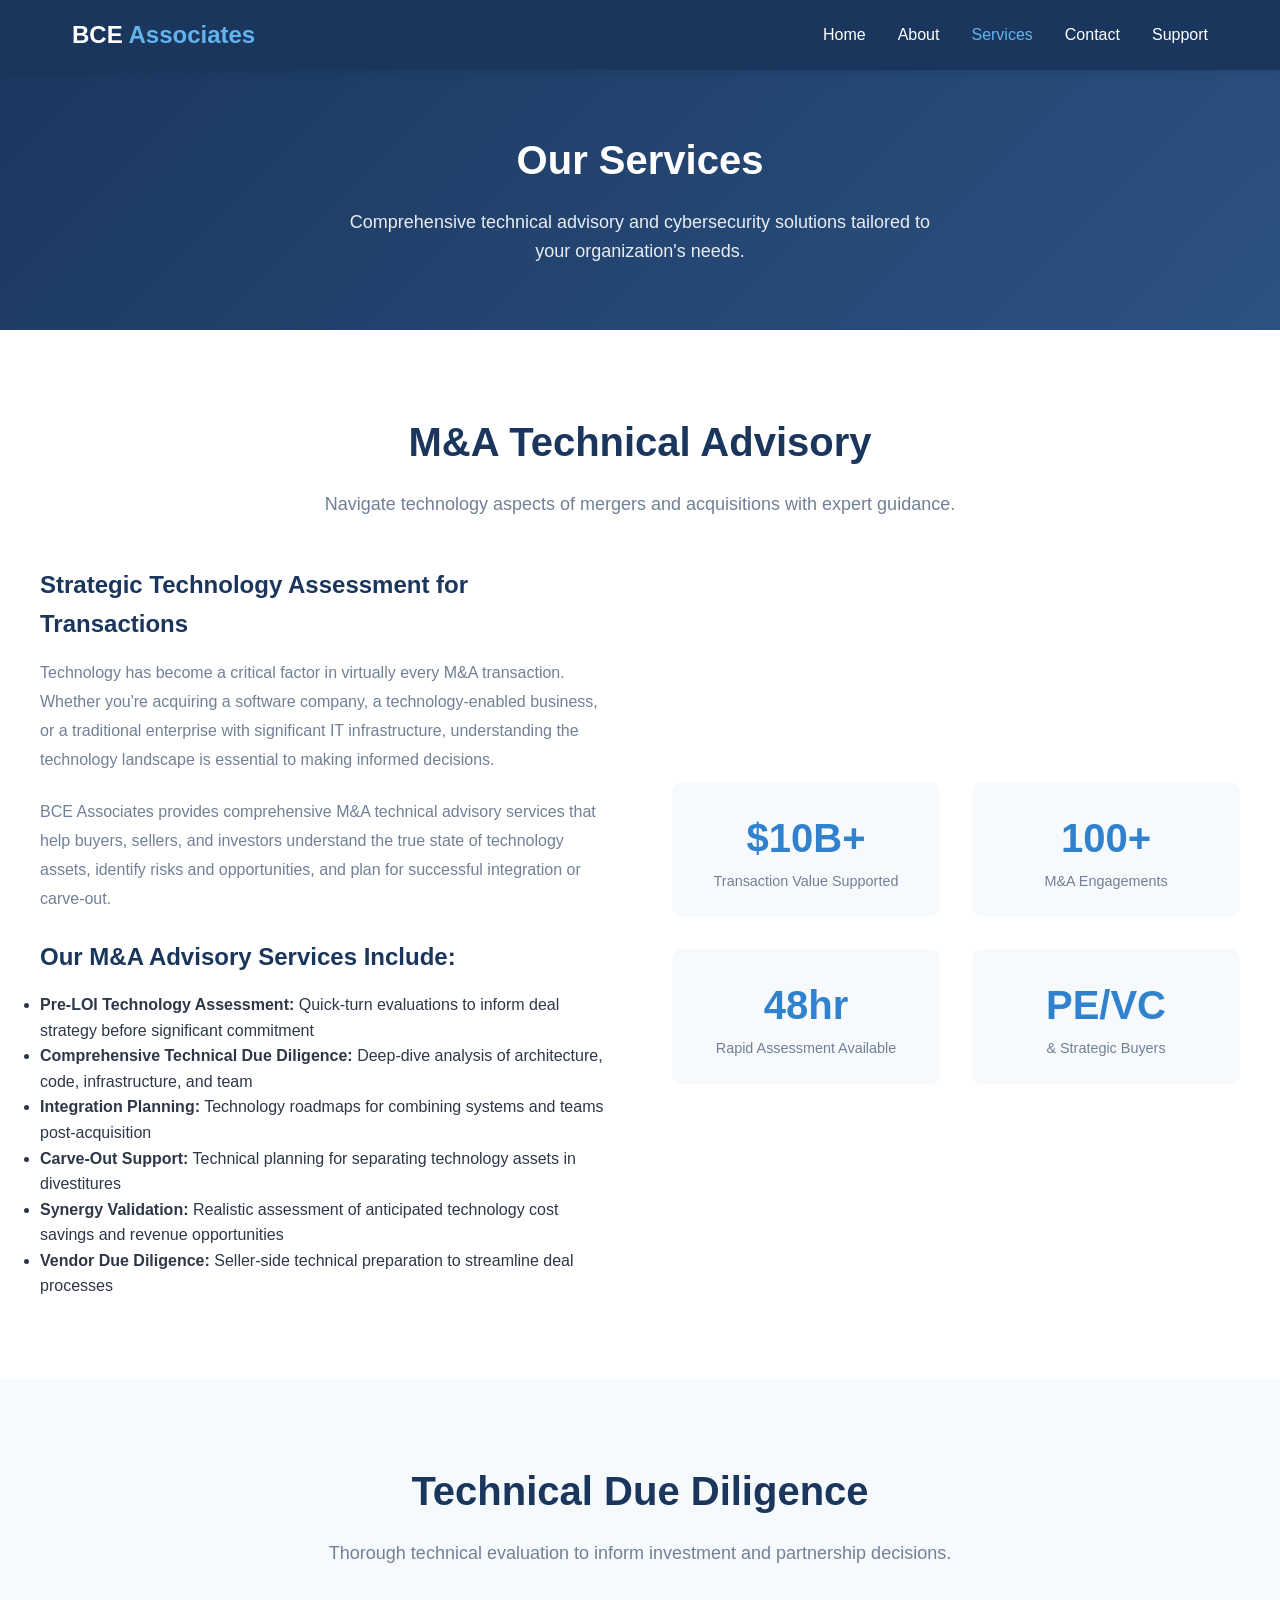
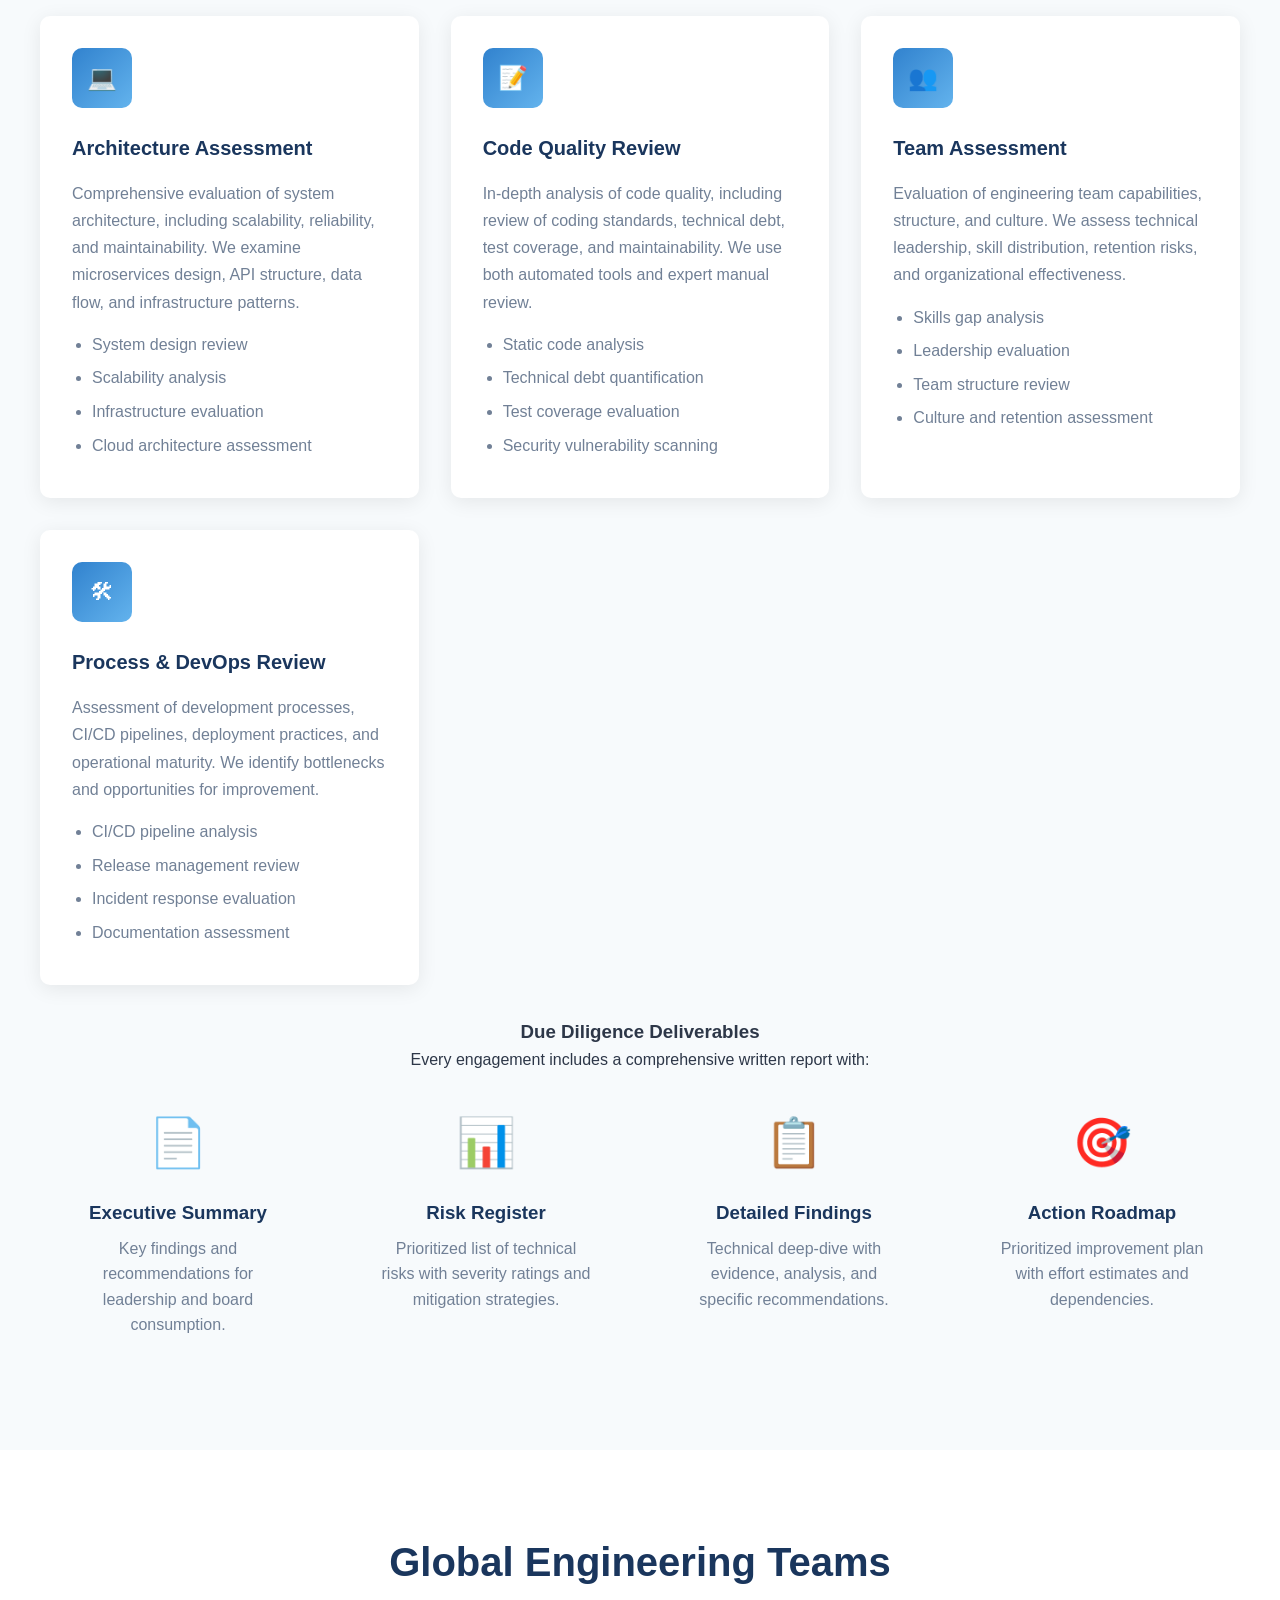
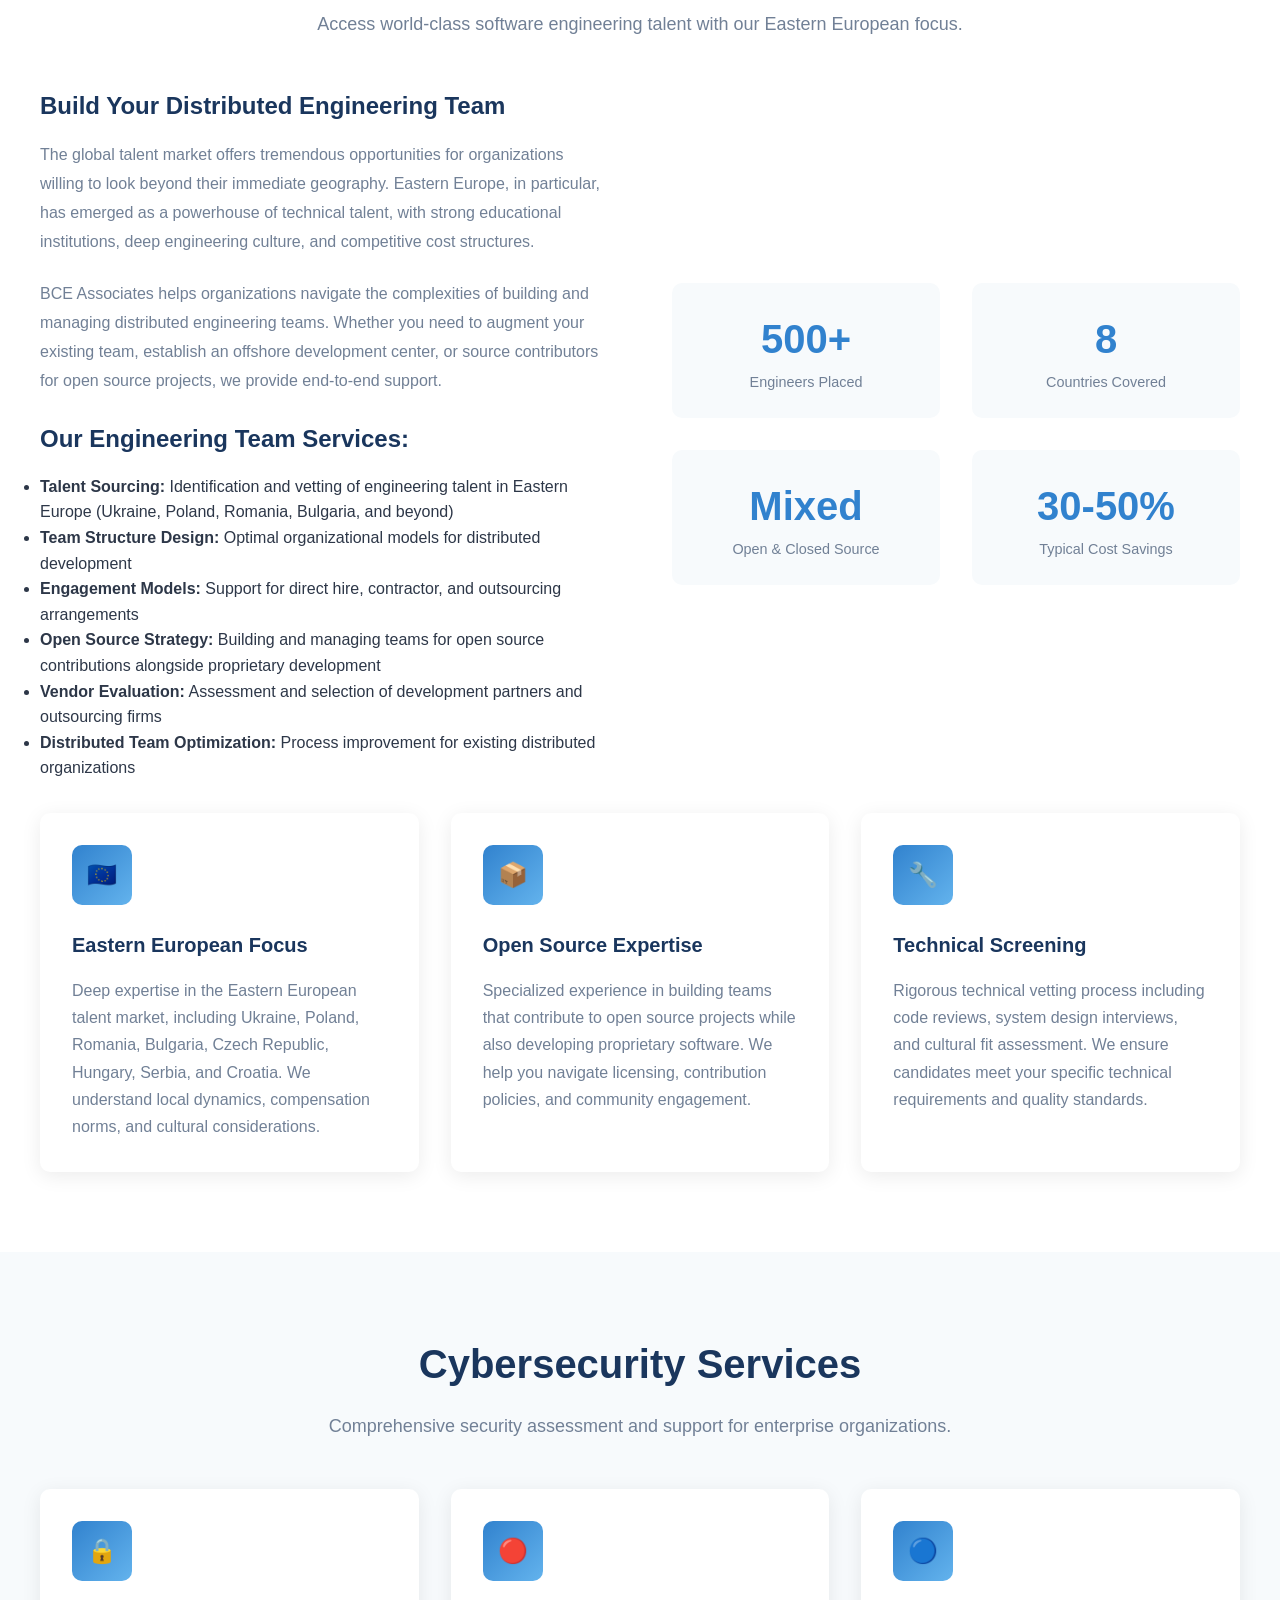
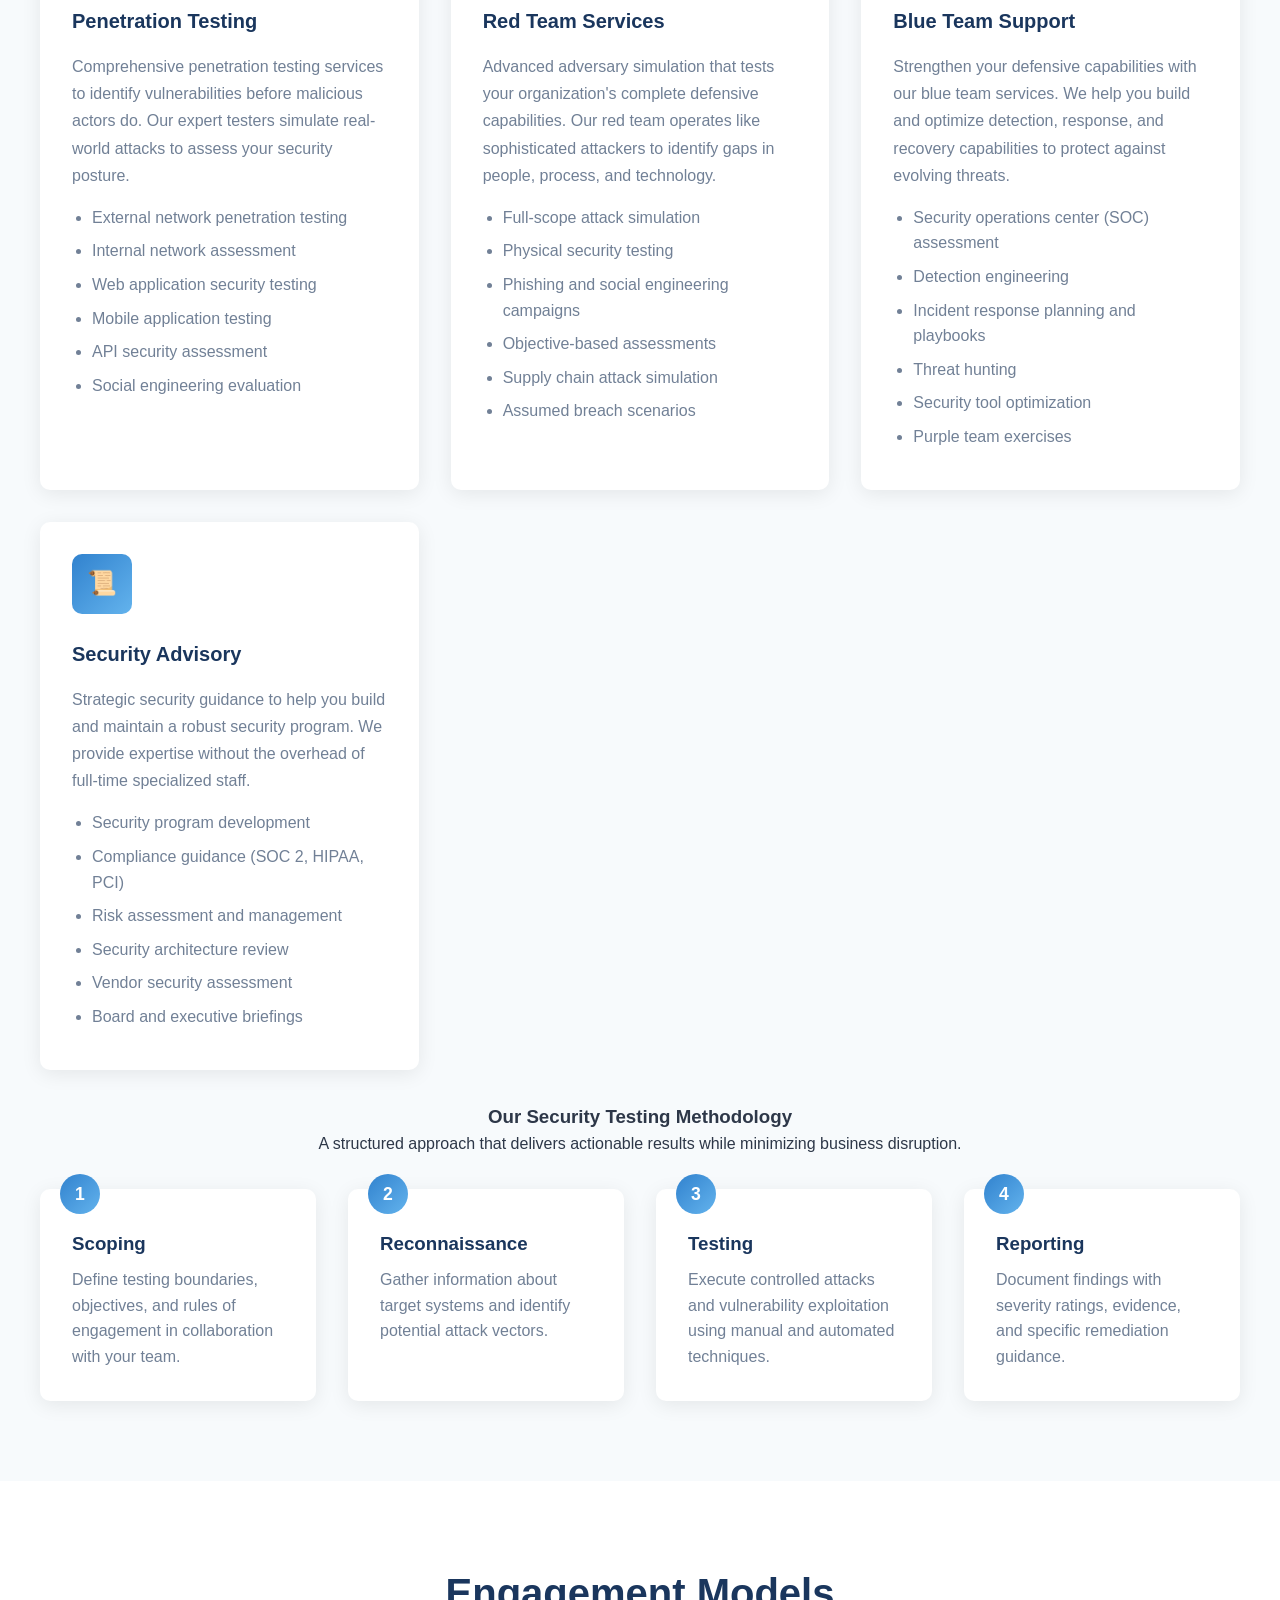
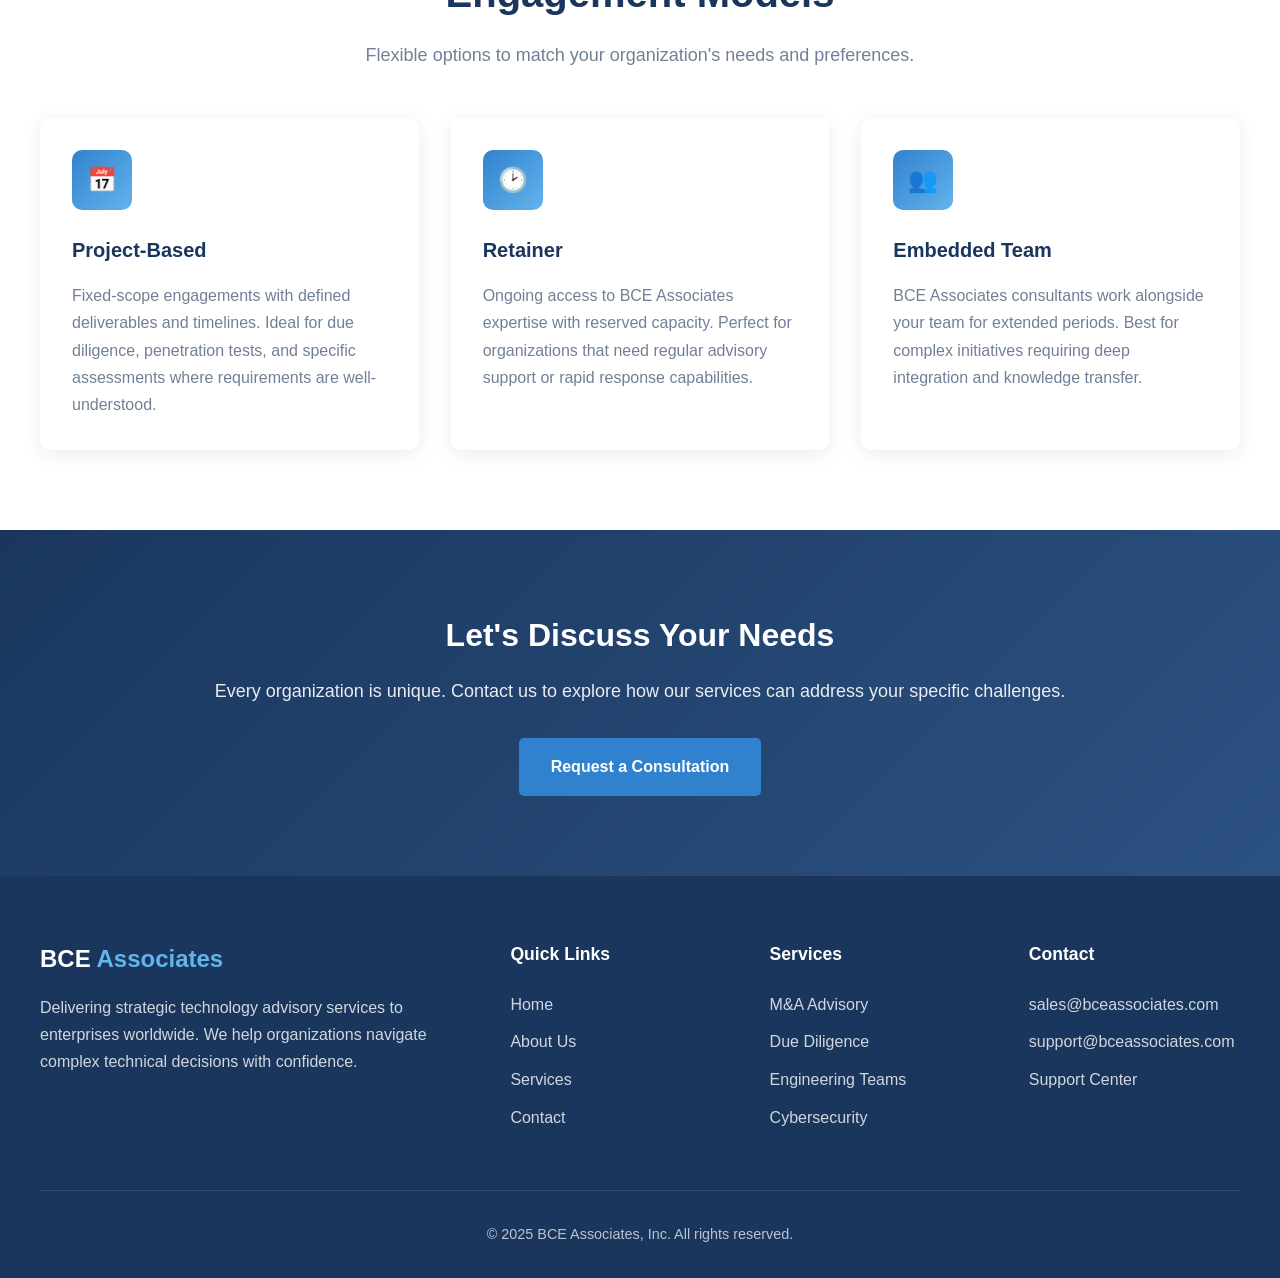
<file: services.html>
<!DOCTYPE html>
<html lang="en">
<head>
    <meta charset="UTF-8">
    <meta name="viewport" content="width=device-width, initial-scale=1.0">
    <meta name="description" content="BCE Associates services: M&A technical advisory, due diligence, global engineering teams, penetration testing, and red/blue team cybersecurity support.">
    <title>Our Services | BCE Associates, Inc.</title>
    <link rel="stylesheet" href="css/styles.css">
</head>
<body>
    <!-- Navigation -->
    <nav class="navbar">
        <div class="nav-container">
            <a href="index.html" class="logo">BCE <span>Associates</span></a>
            <ul class="nav-links">
                <li><a href="index.html">Home</a></li>
                <li><a href="about.html">About</a></li>
                <li><a href="services.html" class="active">Services</a></li>
                <li><a href="contact.html">Contact</a></li>
                <li><a href="support.html">Support</a></li>
            </ul>
            <button class="mobile-menu-btn" onclick="toggleMenu()">&#9776;</button>
        </div>
    </nav>

    <!-- Page Header -->
    <section class="page-header">
        <h1>Our Services</h1>
        <p>Comprehensive technical advisory and cybersecurity solutions tailored to your organization's needs.</p>
    </section>

    <!-- M&A Advisory -->
    <section class="section" id="ma-advisory">
        <div class="container">
            <div class="section-header">
                <h2>M&A Technical Advisory</h2>
                <p>Navigate technology aspects of mergers and acquisitions with expert guidance.</p>
            </div>
            <div class="about-content">
                <div class="about-text">
                    <h3>Strategic Technology Assessment for Transactions</h3>
                    <p>Technology has become a critical factor in virtually every M&A transaction. Whether you're acquiring a software company, a technology-enabled business, or a traditional enterprise with significant IT infrastructure, understanding the technology landscape is essential to making informed decisions.</p>
                    <p>BCE Associates provides comprehensive M&A technical advisory services that help buyers, sellers, and investors understand the true state of technology assets, identify risks and opportunities, and plan for successful integration or carve-out.</p>
                    <h3>Our M&A Advisory Services Include:</h3>
                    <ul>
                        <li><strong>Pre-LOI Technology Assessment:</strong> Quick-turn evaluations to inform deal strategy before significant commitment</li>
                        <li><strong>Comprehensive Technical Due Diligence:</strong> Deep-dive analysis of architecture, code, infrastructure, and team</li>
                        <li><strong>Integration Planning:</strong> Technology roadmaps for combining systems and teams post-acquisition</li>
                        <li><strong>Carve-Out Support:</strong> Technical planning for separating technology assets in divestitures</li>
                        <li><strong>Synergy Validation:</strong> Realistic assessment of anticipated technology cost savings and revenue opportunities</li>
                        <li><strong>Vendor Due Diligence:</strong> Seller-side technical preparation to streamline deal processes</li>
                    </ul>
                </div>
                <div class="about-stats">
                    <div class="stat">
                        <div class="stat-number">$10B+</div>
                        <div class="stat-label">Transaction Value Supported</div>
                    </div>
                    <div class="stat">
                        <div class="stat-number">100+</div>
                        <div class="stat-label">M&A Engagements</div>
                    </div>
                    <div class="stat">
                        <div class="stat-number">48hr</div>
                        <div class="stat-label">Rapid Assessment Available</div>
                    </div>
                    <div class="stat">
                        <div class="stat-number">PE/VC</div>
                        <div class="stat-label">& Strategic Buyers</div>
                    </div>
                </div>
            </div>
        </div>
    </section>

    <!-- Technical Due Diligence -->
    <section class="section section-light" id="due-diligence">
        <div class="container">
            <div class="section-header">
                <h2>Technical Due Diligence</h2>
                <p>Thorough technical evaluation to inform investment and partnership decisions.</p>
            </div>
            <div class="services-grid">
                <div class="service-card">
                    <div class="service-icon">&#128187;</div>
                    <h3>Architecture Assessment</h3>
                    <p>Comprehensive evaluation of system architecture, including scalability, reliability, and maintainability. We examine microservices design, API structure, data flow, and infrastructure patterns.</p>
                    <ul>
                        <li>System design review</li>
                        <li>Scalability analysis</li>
                        <li>Infrastructure evaluation</li>
                        <li>Cloud architecture assessment</li>
                    </ul>
                </div>
                <div class="service-card">
                    <div class="service-icon">&#128221;</div>
                    <h3>Code Quality Review</h3>
                    <p>In-depth analysis of code quality, including review of coding standards, technical debt, test coverage, and maintainability. We use both automated tools and expert manual review.</p>
                    <ul>
                        <li>Static code analysis</li>
                        <li>Technical debt quantification</li>
                        <li>Test coverage evaluation</li>
                        <li>Security vulnerability scanning</li>
                    </ul>
                </div>
                <div class="service-card">
                    <div class="service-icon">&#128101;</div>
                    <h3>Team Assessment</h3>
                    <p>Evaluation of engineering team capabilities, structure, and culture. We assess technical leadership, skill distribution, retention risks, and organizational effectiveness.</p>
                    <ul>
                        <li>Skills gap analysis</li>
                        <li>Leadership evaluation</li>
                        <li>Team structure review</li>
                        <li>Culture and retention assessment</li>
                    </ul>
                </div>
                <div class="service-card">
                    <div class="service-icon">&#128736;</div>
                    <h3>Process & DevOps Review</h3>
                    <p>Assessment of development processes, CI/CD pipelines, deployment practices, and operational maturity. We identify bottlenecks and opportunities for improvement.</p>
                    <ul>
                        <li>CI/CD pipeline analysis</li>
                        <li>Release management review</li>
                        <li>Incident response evaluation</li>
                        <li>Documentation assessment</li>
                    </ul>
                </div>
            </div>
            <div class="text-center mt-2">
                <h3>Due Diligence Deliverables</h3>
                <p>Every engagement includes a comprehensive written report with:</p>
            </div>
            <div class="features">
                <div class="feature">
                    <div class="feature-icon">&#128196;</div>
                    <h3>Executive Summary</h3>
                    <p>Key findings and recommendations for leadership and board consumption.</p>
                </div>
                <div class="feature">
                    <div class="feature-icon">&#128202;</div>
                    <h3>Risk Register</h3>
                    <p>Prioritized list of technical risks with severity ratings and mitigation strategies.</p>
                </div>
                <div class="feature">
                    <div class="feature-icon">&#128203;</div>
                    <h3>Detailed Findings</h3>
                    <p>Technical deep-dive with evidence, analysis, and specific recommendations.</p>
                </div>
                <div class="feature">
                    <div class="feature-icon">&#127919;</div>
                    <h3>Action Roadmap</h3>
                    <p>Prioritized improvement plan with effort estimates and dependencies.</p>
                </div>
            </div>
        </div>
    </section>

    <!-- Global Engineering Teams -->
    <section class="section" id="engineering">
        <div class="container">
            <div class="section-header">
                <h2>Global Engineering Teams</h2>
                <p>Access world-class software engineering talent with our Eastern European focus.</p>
            </div>
            <div class="about-content">
                <div class="about-text">
                    <h3>Build Your Distributed Engineering Team</h3>
                    <p>The global talent market offers tremendous opportunities for organizations willing to look beyond their immediate geography. Eastern Europe, in particular, has emerged as a powerhouse of technical talent, with strong educational institutions, deep engineering culture, and competitive cost structures.</p>
                    <p>BCE Associates helps organizations navigate the complexities of building and managing distributed engineering teams. Whether you need to augment your existing team, establish an offshore development center, or source contributors for open source projects, we provide end-to-end support.</p>
                    <h3>Our Engineering Team Services:</h3>
                    <ul>
                        <li><strong>Talent Sourcing:</strong> Identification and vetting of engineering talent in Eastern Europe (Ukraine, Poland, Romania, Bulgaria, and beyond)</li>
                        <li><strong>Team Structure Design:</strong> Optimal organizational models for distributed development</li>
                        <li><strong>Engagement Models:</strong> Support for direct hire, contractor, and outsourcing arrangements</li>
                        <li><strong>Open Source Strategy:</strong> Building and managing teams for open source contributions alongside proprietary development</li>
                        <li><strong>Vendor Evaluation:</strong> Assessment and selection of development partners and outsourcing firms</li>
                        <li><strong>Distributed Team Optimization:</strong> Process improvement for existing distributed organizations</li>
                    </ul>
                </div>
                <div class="about-stats">
                    <div class="stat">
                        <div class="stat-number">500+</div>
                        <div class="stat-label">Engineers Placed</div>
                    </div>
                    <div class="stat">
                        <div class="stat-number">8</div>
                        <div class="stat-label">Countries Covered</div>
                    </div>
                    <div class="stat">
                        <div class="stat-number">Mixed</div>
                        <div class="stat-label">Open & Closed Source</div>
                    </div>
                    <div class="stat">
                        <div class="stat-number">30-50%</div>
                        <div class="stat-label">Typical Cost Savings</div>
                    </div>
                </div>
            </div>
            <div class="services-grid mt-2">
                <div class="service-card">
                    <div class="service-icon">&#127466;&#127482;</div>
                    <h3>Eastern European Focus</h3>
                    <p>Deep expertise in the Eastern European talent market, including Ukraine, Poland, Romania, Bulgaria, Czech Republic, Hungary, Serbia, and Croatia. We understand local dynamics, compensation norms, and cultural considerations.</p>
                </div>
                <div class="service-card">
                    <div class="service-icon">&#128230;</div>
                    <h3>Open Source Expertise</h3>
                    <p>Specialized experience in building teams that contribute to open source projects while also developing proprietary software. We help you navigate licensing, contribution policies, and community engagement.</p>
                </div>
                <div class="service-card">
                    <div class="service-icon">&#128295;</div>
                    <h3>Technical Screening</h3>
                    <p>Rigorous technical vetting process including code reviews, system design interviews, and cultural fit assessment. We ensure candidates meet your specific technical requirements and quality standards.</p>
                </div>
            </div>
        </div>
    </section>

    <!-- Cybersecurity Services -->
    <section class="section section-light" id="cybersecurity">
        <div class="container">
            <div class="section-header">
                <h2>Cybersecurity Services</h2>
                <p>Comprehensive security assessment and support for enterprise organizations.</p>
            </div>
            <div class="services-grid">
                <div class="service-card">
                    <div class="service-icon">&#128274;</div>
                    <h3>Penetration Testing</h3>
                    <p>Comprehensive penetration testing services to identify vulnerabilities before malicious actors do. Our expert testers simulate real-world attacks to assess your security posture.</p>
                    <ul>
                        <li>External network penetration testing</li>
                        <li>Internal network assessment</li>
                        <li>Web application security testing</li>
                        <li>Mobile application testing</li>
                        <li>API security assessment</li>
                        <li>Social engineering evaluation</li>
                    </ul>
                </div>
                <div class="service-card">
                    <div class="service-icon">&#128308;</div>
                    <h3>Red Team Services</h3>
                    <p>Advanced adversary simulation that tests your organization's complete defensive capabilities. Our red team operates like sophisticated attackers to identify gaps in people, process, and technology.</p>
                    <ul>
                        <li>Full-scope attack simulation</li>
                        <li>Physical security testing</li>
                        <li>Phishing and social engineering campaigns</li>
                        <li>Objective-based assessments</li>
                        <li>Supply chain attack simulation</li>
                        <li>Assumed breach scenarios</li>
                    </ul>
                </div>
                <div class="service-card">
                    <div class="service-icon">&#128309;</div>
                    <h3>Blue Team Support</h3>
                    <p>Strengthen your defensive capabilities with our blue team services. We help you build and optimize detection, response, and recovery capabilities to protect against evolving threats.</p>
                    <ul>
                        <li>Security operations center (SOC) assessment</li>
                        <li>Detection engineering</li>
                        <li>Incident response planning and playbooks</li>
                        <li>Threat hunting</li>
                        <li>Security tool optimization</li>
                        <li>Purple team exercises</li>
                    </ul>
                </div>
                <div class="service-card">
                    <div class="service-icon">&#128220;</div>
                    <h3>Security Advisory</h3>
                    <p>Strategic security guidance to help you build and maintain a robust security program. We provide expertise without the overhead of full-time specialized staff.</p>
                    <ul>
                        <li>Security program development</li>
                        <li>Compliance guidance (SOC 2, HIPAA, PCI)</li>
                        <li>Risk assessment and management</li>
                        <li>Security architecture review</li>
                        <li>Vendor security assessment</li>
                        <li>Board and executive briefings</li>
                    </ul>
                </div>
            </div>
            <div class="text-center mt-2">
                <h3>Our Security Testing Methodology</h3>
                <p>A structured approach that delivers actionable results while minimizing business disruption.</p>
            </div>
            <div class="process-steps">
                <div class="process-step">
                    <h3>Scoping</h3>
                    <p>Define testing boundaries, objectives, and rules of engagement in collaboration with your team.</p>
                </div>
                <div class="process-step">
                    <h3>Reconnaissance</h3>
                    <p>Gather information about target systems and identify potential attack vectors.</p>
                </div>
                <div class="process-step">
                    <h3>Testing</h3>
                    <p>Execute controlled attacks and vulnerability exploitation using manual and automated techniques.</p>
                </div>
                <div class="process-step">
                    <h3>Reporting</h3>
                    <p>Document findings with severity ratings, evidence, and specific remediation guidance.</p>
                </div>
            </div>
        </div>
    </section>

    <!-- Engagement Models -->
    <section class="section">
        <div class="container">
            <div class="section-header">
                <h2>Engagement Models</h2>
                <p>Flexible options to match your organization's needs and preferences.</p>
            </div>
            <div class="services-grid">
                <div class="service-card">
                    <div class="service-icon">&#128197;</div>
                    <h3>Project-Based</h3>
                    <p>Fixed-scope engagements with defined deliverables and timelines. Ideal for due diligence, penetration tests, and specific assessments where requirements are well-understood.</p>
                </div>
                <div class="service-card">
                    <div class="service-icon">&#128337;</div>
                    <h3>Retainer</h3>
                    <p>Ongoing access to BCE Associates expertise with reserved capacity. Perfect for organizations that need regular advisory support or rapid response capabilities.</p>
                </div>
                <div class="service-card">
                    <div class="service-icon">&#128101;</div>
                    <h3>Embedded Team</h3>
                    <p>BCE Associates consultants work alongside your team for extended periods. Best for complex initiatives requiring deep integration and knowledge transfer.</p>
                </div>
            </div>
        </div>
    </section>

    <!-- CTA Section -->
    <section class="cta">
        <div class="container">
            <h2>Let's Discuss Your Needs</h2>
            <p>Every organization is unique. Contact us to explore how our services can address your specific challenges.</p>
            <a href="contact.html" class="btn btn-primary">Request a Consultation</a>
        </div>
    </section>

    <!-- Footer -->
    <footer class="footer">
        <div class="footer-grid">
            <div class="footer-about">
                <h3>BCE <span>Associates</span></h3>
                <p>Delivering strategic technology advisory services to enterprises worldwide. We help organizations navigate complex technical decisions with confidence.</p>
            </div>
            <div class="footer-links">
                <h4>Quick Links</h4>
                <ul>
                    <li><a href="index.html">Home</a></li>
                    <li><a href="about.html">About Us</a></li>
                    <li><a href="services.html">Services</a></li>
                    <li><a href="contact.html">Contact</a></li>
                </ul>
            </div>
            <div class="footer-links">
                <h4>Services</h4>
                <ul>
                    <li><a href="services.html#ma-advisory">M&A Advisory</a></li>
                    <li><a href="services.html#due-diligence">Due Diligence</a></li>
                    <li><a href="services.html#engineering">Engineering Teams</a></li>
                    <li><a href="services.html#cybersecurity">Cybersecurity</a></li>
                </ul>
            </div>
            <div class="footer-links">
                <h4>Contact</h4>
                <ul>
                    <li><a href="mailto:sales@bceassociates.com">sales@bceassociates.com</a></li>
                    <li><a href="mailto:support@bceassociates.com">support@bceassociates.com</a></li>
                    <li><a href="support.html">Support Center</a></li>
                </ul>
            </div>
        </div>
        <div class="footer-bottom">
            <p>&copy; 2025 BCE Associates, Inc. All rights reserved.</p>
        </div>
    </footer>

    <script>
        function toggleMenu() {
            document.querySelector('.nav-links').classList.toggle('active');
        }
    </script>
</body>
</html>
</file>
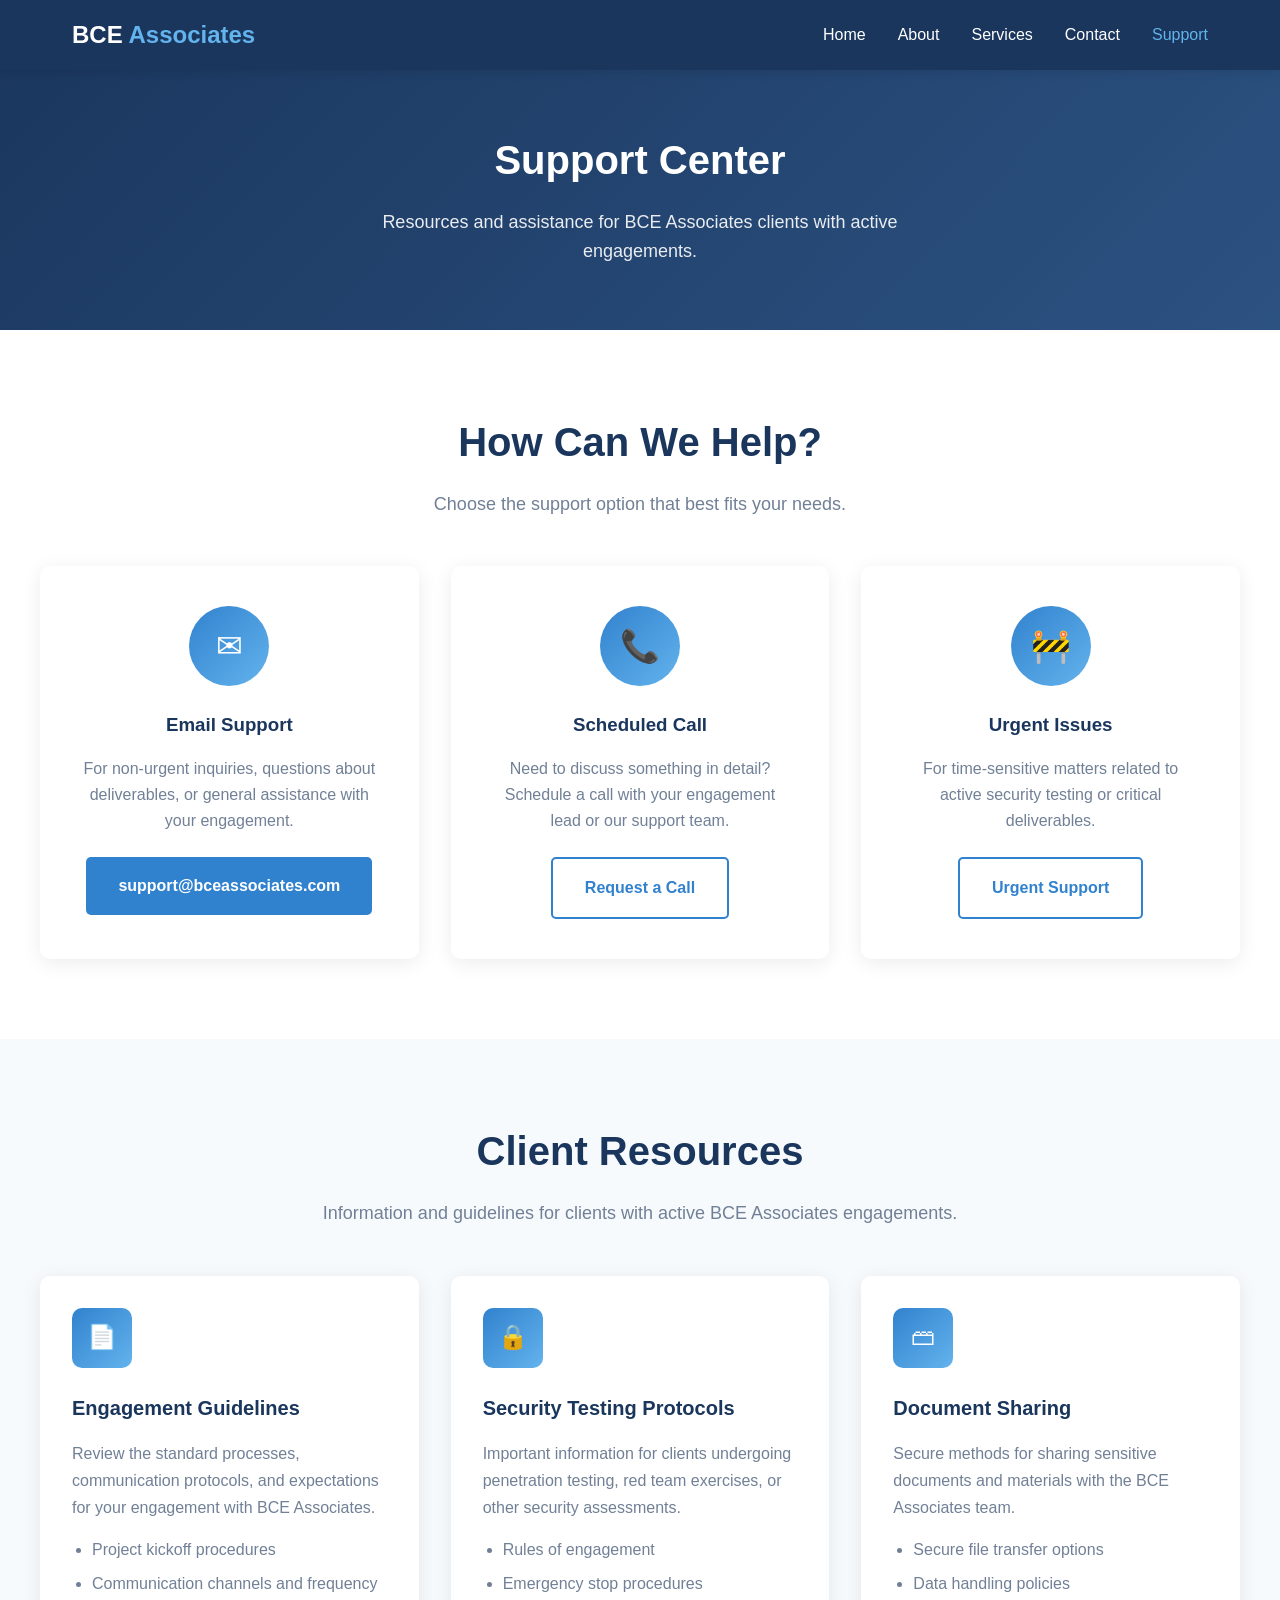
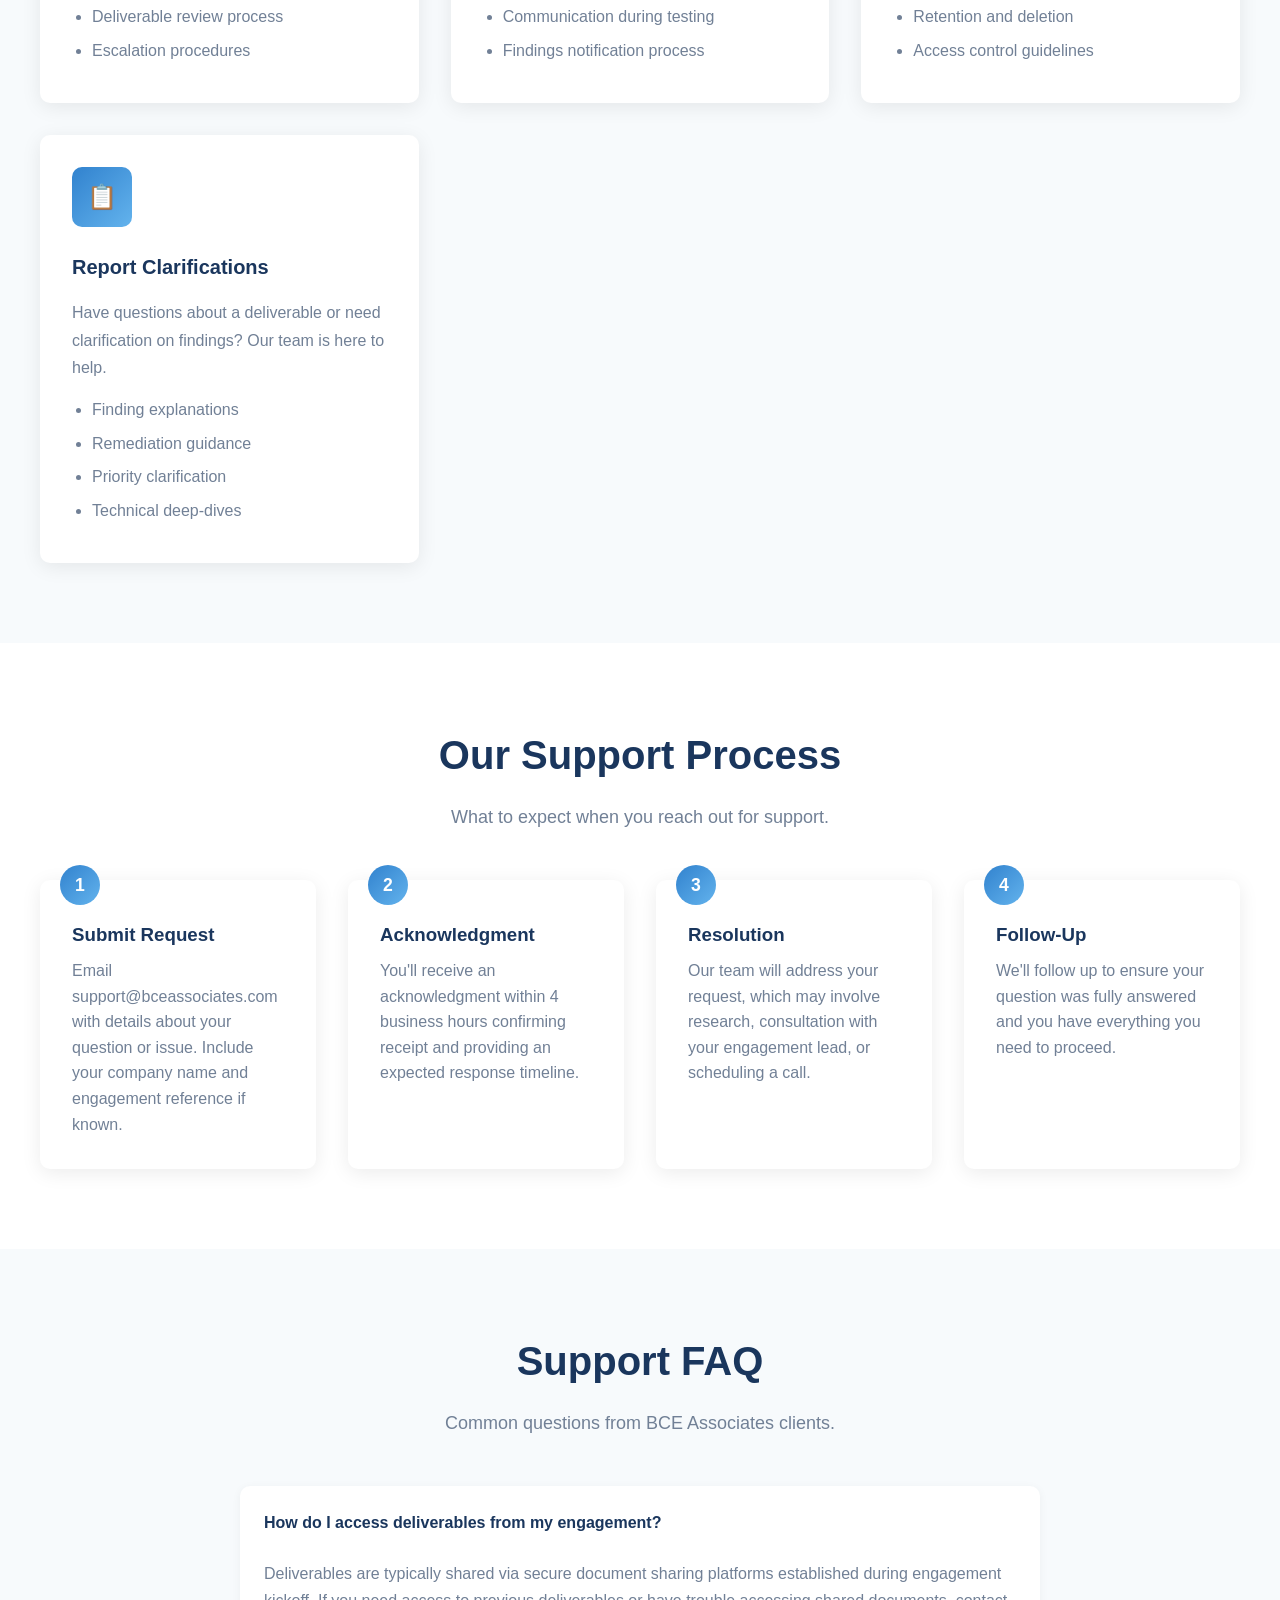
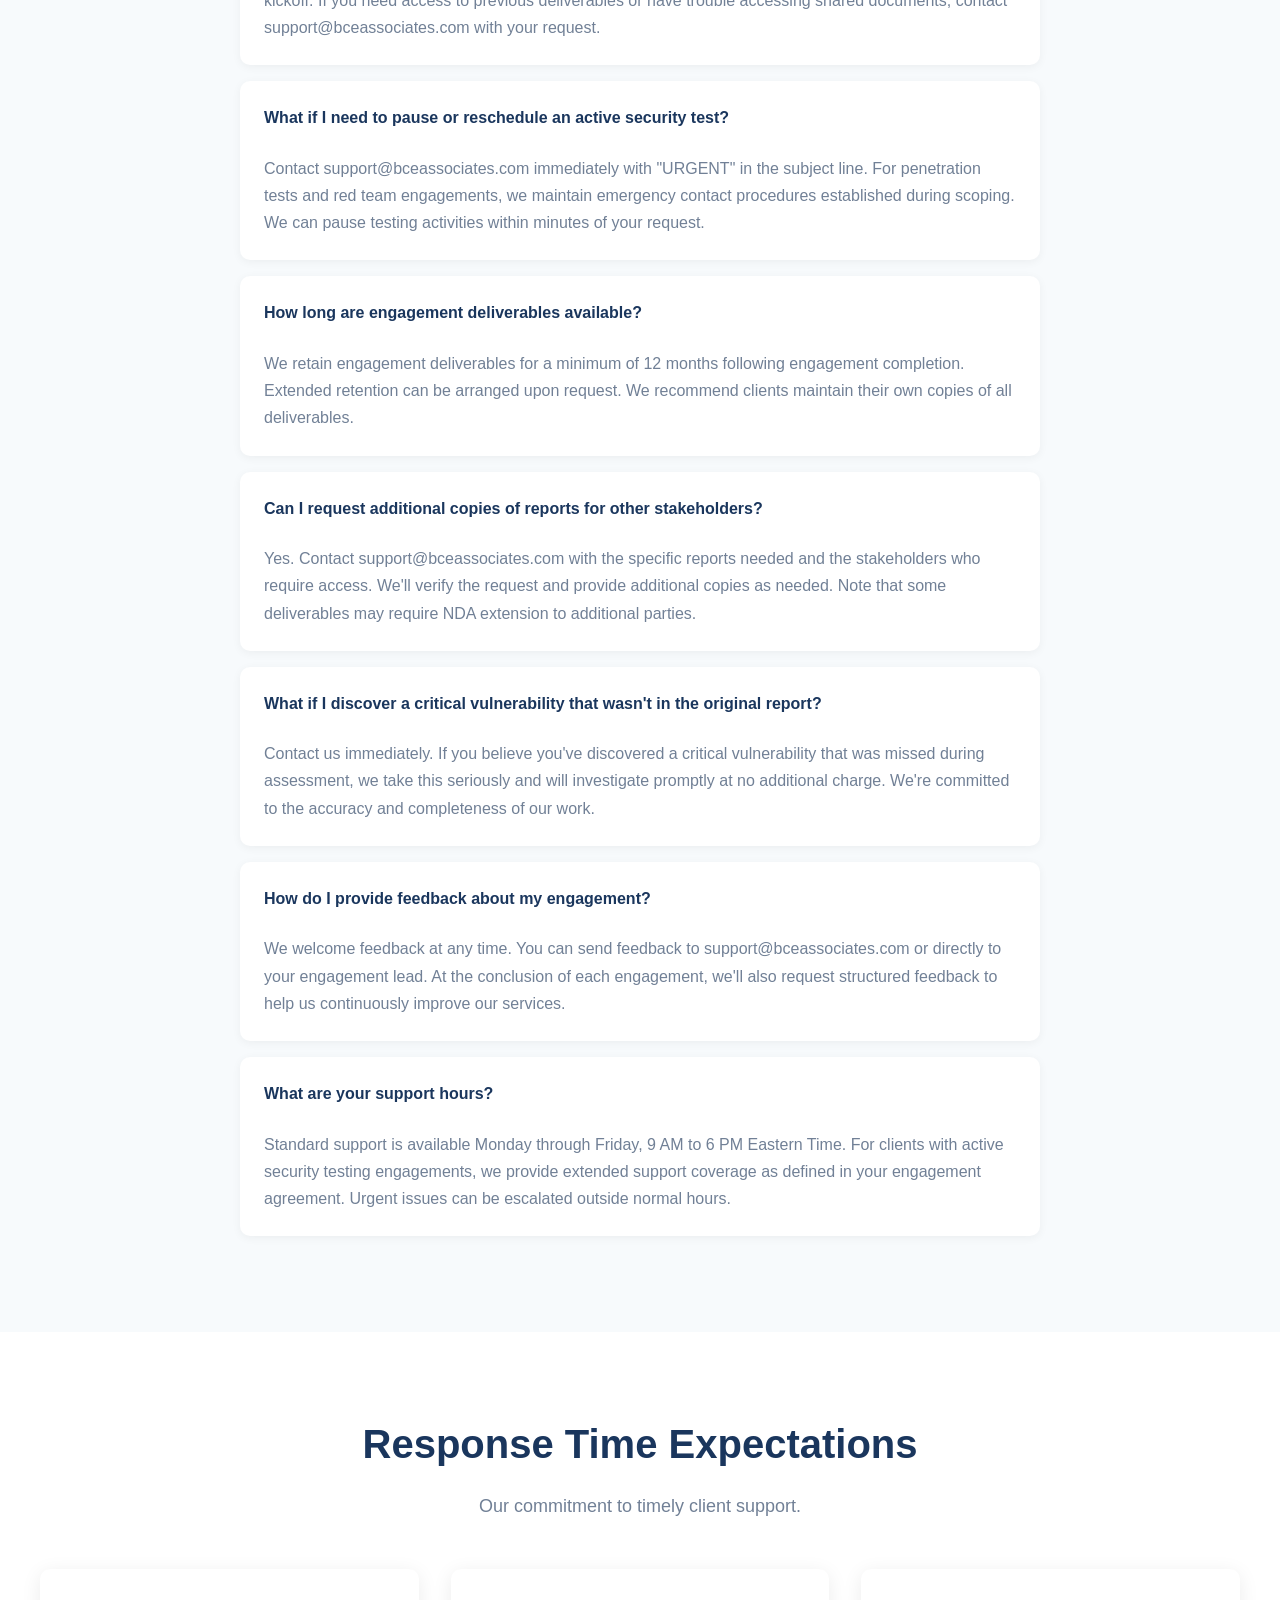
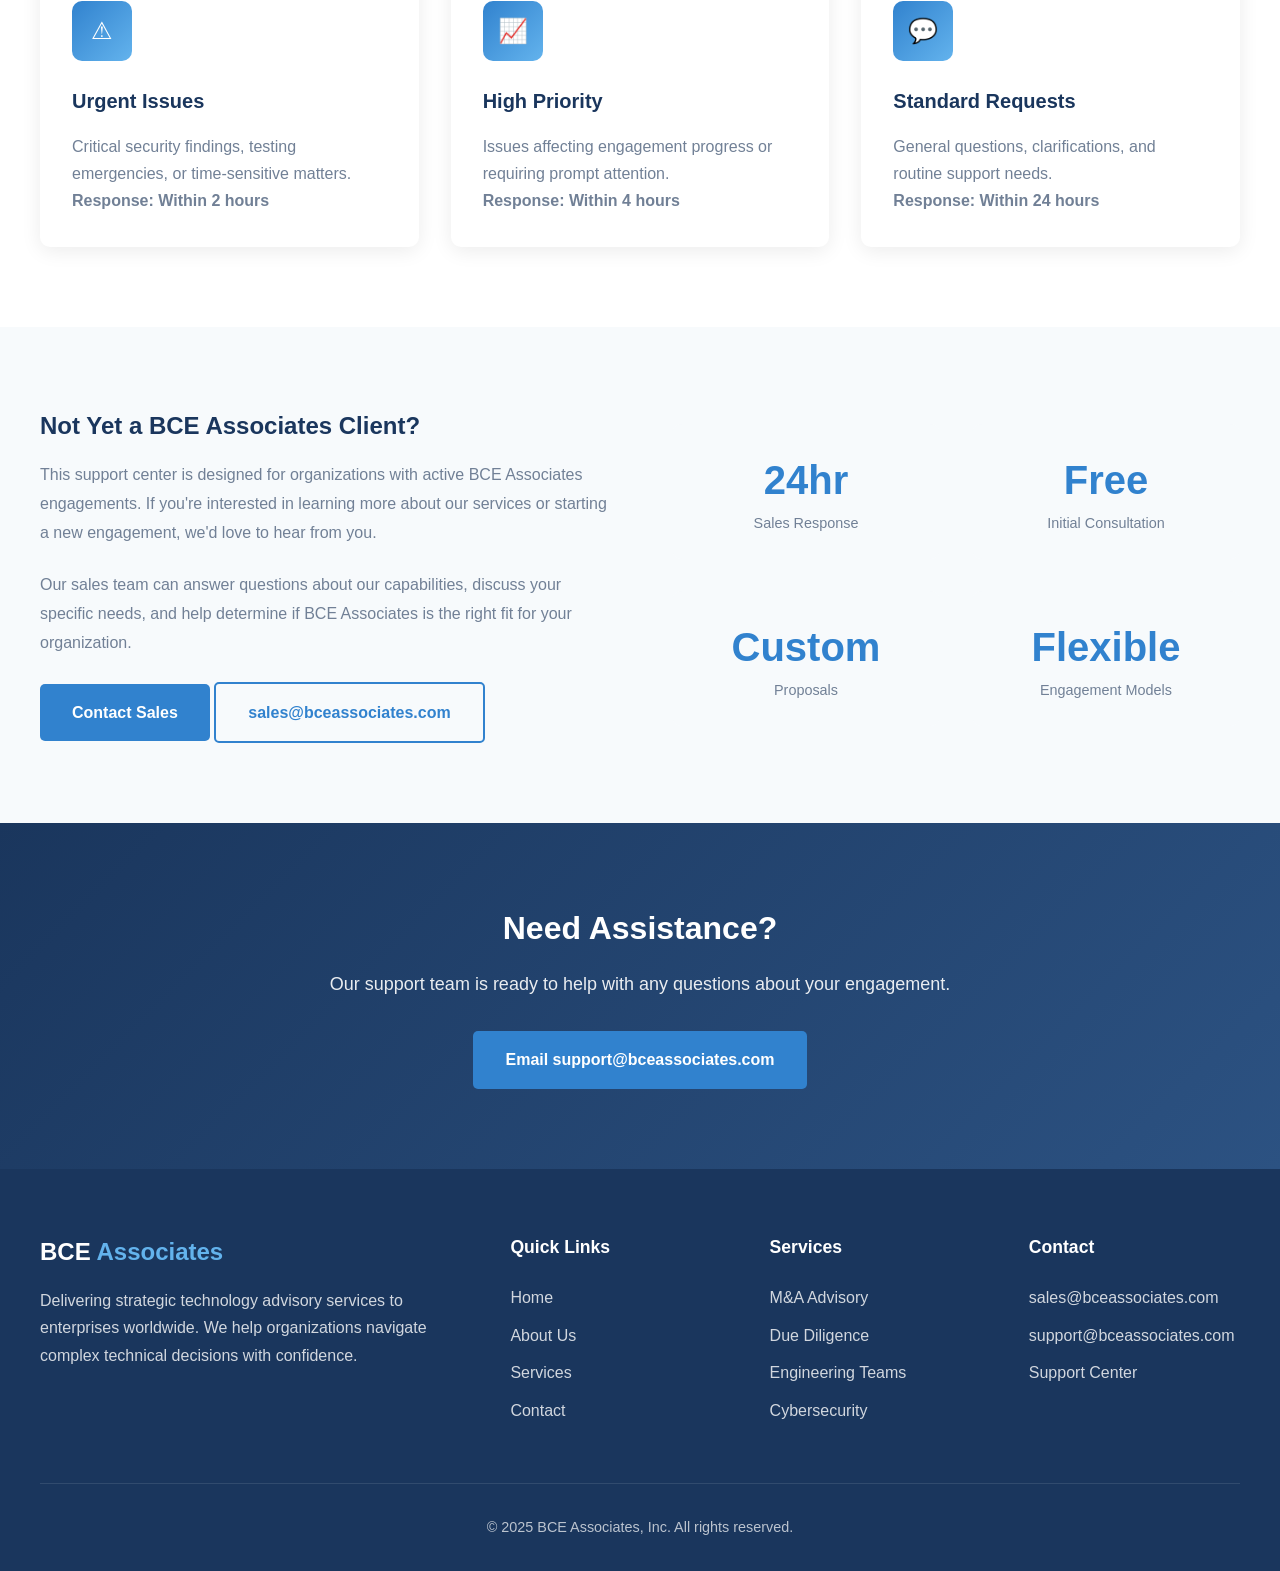
<file: support.html>
<!DOCTYPE html>
<html lang="en">
<head>
    <meta charset="UTF-8">
    <meta name="viewport" content="width=device-width, initial-scale=1.0">
    <meta name="description" content="BCE Associates client support center. Get help with your ongoing engagement, access resources, and contact our support team.">
    <title>Support Center | BCE Associates, Inc.</title>
    <link rel="stylesheet" href="css/styles.css">
</head>
<body>
    <!-- Navigation -->
    <nav class="navbar">
        <div class="nav-container">
            <a href="index.html" class="logo">BCE <span>Associates</span></a>
            <ul class="nav-links">
                <li><a href="index.html">Home</a></li>
                <li><a href="about.html">About</a></li>
                <li><a href="services.html">Services</a></li>
                <li><a href="contact.html">Contact</a></li>
                <li><a href="support.html" class="active">Support</a></li>
            </ul>
            <button class="mobile-menu-btn" onclick="toggleMenu()">&#9776;</button>
        </div>
    </nav>

    <!-- Page Header -->
    <section class="page-header">
        <h1>Support Center</h1>
        <p>Resources and assistance for BCE Associates clients with active engagements.</p>
    </section>

    <!-- Support Options -->
    <section class="section">
        <div class="container">
            <div class="section-header">
                <h2>How Can We Help?</h2>
                <p>Choose the support option that best fits your needs.</p>
            </div>
            <div class="support-options">
                <div class="support-card">
                    <div class="support-card-icon">&#9993;</div>
                    <h3>Email Support</h3>
                    <p>For non-urgent inquiries, questions about deliverables, or general assistance with your engagement.</p>
                    <a href="mailto:support@bceassociates.com" class="btn btn-primary">support@bceassociates.com</a>
                </div>
                <div class="support-card">
                    <div class="support-card-icon">&#128222;</div>
                    <h3>Scheduled Call</h3>
                    <p>Need to discuss something in detail? Schedule a call with your engagement lead or our support team.</p>
                    <a href="mailto:support@bceassociates.com?subject=Schedule%20a%20Support%20Call" class="btn btn-outline">Request a Call</a>
                </div>
                <div class="support-card">
                    <div class="support-card-icon">&#128679;</div>
                    <h3>Urgent Issues</h3>
                    <p>For time-sensitive matters related to active security testing or critical deliverables.</p>
                    <a href="mailto:support@bceassociates.com?subject=URGENT" class="btn btn-outline">Urgent Support</a>
                </div>
            </div>
        </div>
    </section>

    <!-- Client Resources -->
    <section class="section section-light">
        <div class="container">
            <div class="section-header">
                <h2>Client Resources</h2>
                <p>Information and guidelines for clients with active BCE Associates engagements.</p>
            </div>
            <div class="services-grid">
                <div class="service-card">
                    <div class="service-icon">&#128196;</div>
                    <h3>Engagement Guidelines</h3>
                    <p>Review the standard processes, communication protocols, and expectations for your engagement with BCE Associates.</p>
                    <ul>
                        <li>Project kickoff procedures</li>
                        <li>Communication channels and frequency</li>
                        <li>Deliverable review process</li>
                        <li>Escalation procedures</li>
                    </ul>
                </div>
                <div class="service-card">
                    <div class="service-icon">&#128274;</div>
                    <h3>Security Testing Protocols</h3>
                    <p>Important information for clients undergoing penetration testing, red team exercises, or other security assessments.</p>
                    <ul>
                        <li>Rules of engagement</li>
                        <li>Emergency stop procedures</li>
                        <li>Communication during testing</li>
                        <li>Findings notification process</li>
                    </ul>
                </div>
                <div class="service-card">
                    <div class="service-icon">&#128451;</div>
                    <h3>Document Sharing</h3>
                    <p>Secure methods for sharing sensitive documents and materials with the BCE Associates team.</p>
                    <ul>
                        <li>Secure file transfer options</li>
                        <li>Data handling policies</li>
                        <li>Retention and deletion</li>
                        <li>Access control guidelines</li>
                    </ul>
                </div>
                <div class="service-card">
                    <div class="service-icon">&#128203;</div>
                    <h3>Report Clarifications</h3>
                    <p>Have questions about a deliverable or need clarification on findings? Our team is here to help.</p>
                    <ul>
                        <li>Finding explanations</li>
                        <li>Remediation guidance</li>
                        <li>Priority clarification</li>
                        <li>Technical deep-dives</li>
                    </ul>
                </div>
            </div>
        </div>
    </section>

    <!-- Support Process -->
    <section class="section">
        <div class="container">
            <div class="section-header">
                <h2>Our Support Process</h2>
                <p>What to expect when you reach out for support.</p>
            </div>
            <div class="process-steps">
                <div class="process-step">
                    <h3>Submit Request</h3>
                    <p>Email support@bceassociates.com with details about your question or issue. Include your company name and engagement reference if known.</p>
                </div>
                <div class="process-step">
                    <h3>Acknowledgment</h3>
                    <p>You'll receive an acknowledgment within 4 business hours confirming receipt and providing an expected response timeline.</p>
                </div>
                <div class="process-step">
                    <h3>Resolution</h3>
                    <p>Our team will address your request, which may involve research, consultation with your engagement lead, or scheduling a call.</p>
                </div>
                <div class="process-step">
                    <h3>Follow-Up</h3>
                    <p>We'll follow up to ensure your question was fully answered and you have everything you need to proceed.</p>
                </div>
            </div>
        </div>
    </section>

    <!-- FAQ Section -->
    <section class="section section-light">
        <div class="container">
            <div class="section-header">
                <h2>Support FAQ</h2>
                <p>Common questions from BCE Associates clients.</p>
            </div>
            <div class="faq-list">
                <div class="faq-item">
                    <div class="faq-question">
                        <span>How do I access deliverables from my engagement?</span>
                    </div>
                    <div class="faq-answer">
                        <p>Deliverables are typically shared via secure document sharing platforms established during engagement kickoff. If you need access to previous deliverables or have trouble accessing shared documents, contact support@bceassociates.com with your request.</p>
                    </div>
                </div>
                <div class="faq-item">
                    <div class="faq-question">
                        <span>What if I need to pause or reschedule an active security test?</span>
                    </div>
                    <div class="faq-answer">
                        <p>Contact support@bceassociates.com immediately with "URGENT" in the subject line. For penetration tests and red team engagements, we maintain emergency contact procedures established during scoping. We can pause testing activities within minutes of your request.</p>
                    </div>
                </div>
                <div class="faq-item">
                    <div class="faq-question">
                        <span>How long are engagement deliverables available?</span>
                    </div>
                    <div class="faq-answer">
                        <p>We retain engagement deliverables for a minimum of 12 months following engagement completion. Extended retention can be arranged upon request. We recommend clients maintain their own copies of all deliverables.</p>
                    </div>
                </div>
                <div class="faq-item">
                    <div class="faq-question">
                        <span>Can I request additional copies of reports for other stakeholders?</span>
                    </div>
                    <div class="faq-answer">
                        <p>Yes. Contact support@bceassociates.com with the specific reports needed and the stakeholders who require access. We'll verify the request and provide additional copies as needed. Note that some deliverables may require NDA extension to additional parties.</p>
                    </div>
                </div>
                <div class="faq-item">
                    <div class="faq-question">
                        <span>What if I discover a critical vulnerability that wasn't in the original report?</span>
                    </div>
                    <div class="faq-answer">
                        <p>Contact us immediately. If you believe you've discovered a critical vulnerability that was missed during assessment, we take this seriously and will investigate promptly at no additional charge. We're committed to the accuracy and completeness of our work.</p>
                    </div>
                </div>
                <div class="faq-item">
                    <div class="faq-question">
                        <span>How do I provide feedback about my engagement?</span>
                    </div>
                    <div class="faq-answer">
                        <p>We welcome feedback at any time. You can send feedback to support@bceassociates.com or directly to your engagement lead. At the conclusion of each engagement, we'll also request structured feedback to help us continuously improve our services.</p>
                    </div>
                </div>
                <div class="faq-item">
                    <div class="faq-question">
                        <span>What are your support hours?</span>
                    </div>
                    <div class="faq-answer">
                        <p>Standard support is available Monday through Friday, 9 AM to 6 PM Eastern Time. For clients with active security testing engagements, we provide extended support coverage as defined in your engagement agreement. Urgent issues can be escalated outside normal hours.</p>
                    </div>
                </div>
            </div>
        </div>
    </section>

    <!-- Service Level Expectations -->
    <section class="section">
        <div class="container">
            <div class="section-header">
                <h2>Response Time Expectations</h2>
                <p>Our commitment to timely client support.</p>
            </div>
            <div class="services-grid">
                <div class="service-card">
                    <div class="service-icon">&#9888;</div>
                    <h3>Urgent Issues</h3>
                    <p>Critical security findings, testing emergencies, or time-sensitive matters.</p>
                    <p><strong>Response: Within 2 hours</strong></p>
                </div>
                <div class="service-card">
                    <div class="service-icon">&#128200;</div>
                    <h3>High Priority</h3>
                    <p>Issues affecting engagement progress or requiring prompt attention.</p>
                    <p><strong>Response: Within 4 hours</strong></p>
                </div>
                <div class="service-card">
                    <div class="service-icon">&#128172;</div>
                    <h3>Standard Requests</h3>
                    <p>General questions, clarifications, and routine support needs.</p>
                    <p><strong>Response: Within 24 hours</strong></p>
                </div>
            </div>
        </div>
    </section>

    <!-- Not a Client Yet -->
    <section class="section section-light">
        <div class="container">
            <div class="about-content">
                <div class="about-text">
                    <h3>Not Yet a BCE Associates Client?</h3>
                    <p>This support center is designed for organizations with active BCE Associates engagements. If you're interested in learning more about our services or starting a new engagement, we'd love to hear from you.</p>
                    <p>Our sales team can answer questions about our capabilities, discuss your specific needs, and help determine if BCE Associates is the right fit for your organization.</p>
                    <a href="contact.html" class="btn btn-primary">Contact Sales</a>
                    <a href="mailto:sales@bceassociates.com" class="btn btn-outline">sales@bceassociates.com</a>
                </div>
                <div class="about-stats">
                    <div class="stat">
                        <div class="stat-number">24hr</div>
                        <div class="stat-label">Sales Response</div>
                    </div>
                    <div class="stat">
                        <div class="stat-number">Free</div>
                        <div class="stat-label">Initial Consultation</div>
                    </div>
                    <div class="stat">
                        <div class="stat-number">Custom</div>
                        <div class="stat-label">Proposals</div>
                    </div>
                    <div class="stat">
                        <div class="stat-number">Flexible</div>
                        <div class="stat-label">Engagement Models</div>
                    </div>
                </div>
            </div>
        </div>
    </section>

    <!-- CTA Section -->
    <section class="cta">
        <div class="container">
            <h2>Need Assistance?</h2>
            <p>Our support team is ready to help with any questions about your engagement.</p>
            <a href="mailto:support@bceassociates.com" class="btn btn-primary">Email support@bceassociates.com</a>
        </div>
    </section>

    <!-- Footer -->
    <footer class="footer">
        <div class="footer-grid">
            <div class="footer-about">
                <h3>BCE <span>Associates</span></h3>
                <p>Delivering strategic technology advisory services to enterprises worldwide. We help organizations navigate complex technical decisions with confidence.</p>
            </div>
            <div class="footer-links">
                <h4>Quick Links</h4>
                <ul>
                    <li><a href="index.html">Home</a></li>
                    <li><a href="about.html">About Us</a></li>
                    <li><a href="services.html">Services</a></li>
                    <li><a href="contact.html">Contact</a></li>
                </ul>
            </div>
            <div class="footer-links">
                <h4>Services</h4>
                <ul>
                    <li><a href="services.html#ma-advisory">M&A Advisory</a></li>
                    <li><a href="services.html#due-diligence">Due Diligence</a></li>
                    <li><a href="services.html#engineering">Engineering Teams</a></li>
                    <li><a href="services.html#cybersecurity">Cybersecurity</a></li>
                </ul>
            </div>
            <div class="footer-links">
                <h4>Contact</h4>
                <ul>
                    <li><a href="mailto:sales@bceassociates.com">sales@bceassociates.com</a></li>
                    <li><a href="mailto:support@bceassociates.com">support@bceassociates.com</a></li>
                    <li><a href="support.html">Support Center</a></li>
                </ul>
            </div>
        </div>
        <div class="footer-bottom">
            <p>&copy; 2025 BCE Associates, Inc. All rights reserved.</p>
        </div>
    </footer>

    <script>
        function toggleMenu() {
            document.querySelector('.nav-links').classList.toggle('active');
        }
    </script>
</body>
</html>
</file>
<file: css/styles.css>
/* BCE Associates, Inc. - Main Stylesheet */

:root {
    --primary-color: #1a365d;
    --secondary-color: #2c5282;
    --accent-color: #3182ce;
    --light-accent: #63b3ed;
    --text-dark: #2d3748;
    --text-light: #718096;
    --background-light: #f7fafc;
    --white: #ffffff;
    --border-color: #e2e8f0;
}

* {
    margin: 0;
    padding: 0;
    box-sizing: border-box;
}

html {
    scroll-behavior: smooth;
}

body {
    font-family: 'Segoe UI', Tahoma, Geneva, Verdana, sans-serif;
    line-height: 1.6;
    color: var(--text-dark);
    background-color: var(--white);
}

/* Navigation */
.navbar {
    background-color: var(--primary-color);
    padding: 1rem 0;
    position: fixed;
    width: 100%;
    top: 0;
    z-index: 1000;
    box-shadow: 0 2px 10px rgba(0, 0, 0, 0.1);
}

.nav-container {
    max-width: 1200px;
    margin: 0 auto;
    padding: 0 2rem;
    display: flex;
    justify-content: space-between;
    align-items: center;
}

.logo {
    color: var(--white);
    font-size: 1.5rem;
    font-weight: 700;
    text-decoration: none;
}

.logo span {
    color: var(--light-accent);
}

.nav-links {
    display: flex;
    list-style: none;
    gap: 2rem;
}

.nav-links a {
    color: var(--white);
    text-decoration: none;
    font-weight: 500;
    transition: color 0.3s ease;
}

.nav-links a:hover,
.nav-links a.active {
    color: var(--light-accent);
}

.mobile-menu-btn {
    display: none;
    background: none;
    border: none;
    color: var(--white);
    font-size: 1.5rem;
    cursor: pointer;
}

/* Hero Section */
.hero {
    background: linear-gradient(135deg, var(--primary-color) 0%, var(--secondary-color) 100%);
    color: var(--white);
    padding: 10rem 2rem 6rem;
    text-align: center;
    min-height: 80vh;
    display: flex;
    align-items: center;
    justify-content: center;
}

.hero-content {
    max-width: 900px;
    margin: 0 auto;
}

.hero h1 {
    font-size: 3rem;
    margin-bottom: 1.5rem;
    line-height: 1.2;
}

.hero p {
    font-size: 1.25rem;
    margin-bottom: 2rem;
    opacity: 0.9;
}

.hero-buttons {
    display: flex;
    gap: 1rem;
    justify-content: center;
    flex-wrap: wrap;
}

/* Buttons */
.btn {
    display: inline-block;
    padding: 1rem 2rem;
    border-radius: 5px;
    text-decoration: none;
    font-weight: 600;
    transition: all 0.3s ease;
    cursor: pointer;
    border: none;
}

.btn-primary {
    background-color: var(--accent-color);
    color: var(--white);
}

.btn-primary:hover {
    background-color: var(--light-accent);
}

.btn-secondary {
    background-color: transparent;
    color: var(--white);
    border: 2px solid var(--white);
}

.btn-secondary:hover {
    background-color: var(--white);
    color: var(--primary-color);
}

.btn-outline {
    background-color: transparent;
    color: var(--accent-color);
    border: 2px solid var(--accent-color);
}

.btn-outline:hover {
    background-color: var(--accent-color);
    color: var(--white);
}

/* Sections */
.section {
    padding: 5rem 2rem;
}

.section-light {
    background-color: var(--background-light);
}

.container {
    max-width: 1200px;
    margin: 0 auto;
}

.section-header {
    text-align: center;
    margin-bottom: 3rem;
}

.section-header h2 {
    font-size: 2.5rem;
    color: var(--primary-color);
    margin-bottom: 1rem;
}

.section-header p {
    color: var(--text-light);
    font-size: 1.125rem;
    max-width: 700px;
    margin: 0 auto;
}

/* Services Grid */
.services-grid {
    display: grid;
    grid-template-columns: repeat(auto-fit, minmax(300px, 1fr));
    gap: 2rem;
}

.service-card {
    background-color: var(--white);
    padding: 2rem;
    border-radius: 10px;
    box-shadow: 0 4px 20px rgba(0, 0, 0, 0.08);
    transition: transform 0.3s ease, box-shadow 0.3s ease;
}

.service-card:hover {
    transform: translateY(-5px);
    box-shadow: 0 8px 30px rgba(0, 0, 0, 0.12);
}

.service-icon {
    width: 60px;
    height: 60px;
    background: linear-gradient(135deg, var(--accent-color), var(--light-accent));
    border-radius: 10px;
    display: flex;
    align-items: center;
    justify-content: center;
    margin-bottom: 1.5rem;
    font-size: 1.5rem;
    color: var(--white);
}

.service-card h3 {
    color: var(--primary-color);
    margin-bottom: 1rem;
    font-size: 1.25rem;
}

.service-card p {
    color: var(--text-light);
    line-height: 1.7;
}

.service-card ul {
    margin-top: 1rem;
    padding-left: 1.25rem;
    color: var(--text-light);
}

.service-card li {
    margin-bottom: 0.5rem;
}

/* Features */
.features {
    display: grid;
    grid-template-columns: repeat(auto-fit, minmax(250px, 1fr));
    gap: 2rem;
}

.feature {
    text-align: center;
    padding: 2rem;
}

.feature-icon {
    font-size: 3rem;
    margin-bottom: 1rem;
}

.feature h3 {
    color: var(--primary-color);
    margin-bottom: 0.5rem;
}

.feature p {
    color: var(--text-light);
}

/* About Section */
.about-content {
    display: grid;
    grid-template-columns: 1fr 1fr;
    gap: 4rem;
    align-items: center;
}

.about-text h3 {
    color: var(--primary-color);
    font-size: 1.5rem;
    margin-bottom: 1rem;
}

.about-text p {
    color: var(--text-light);
    margin-bottom: 1.5rem;
    line-height: 1.8;
}

.about-stats {
    display: grid;
    grid-template-columns: repeat(2, 1fr);
    gap: 2rem;
}

.stat {
    text-align: center;
    padding: 1.5rem;
    background-color: var(--background-light);
    border-radius: 10px;
}

.stat-number {
    font-size: 2.5rem;
    font-weight: 700;
    color: var(--accent-color);
}

.stat-label {
    color: var(--text-light);
    font-size: 0.9rem;
}

/* Contact Section */
.contact-grid {
    display: grid;
    grid-template-columns: 1fr 1fr;
    gap: 4rem;
}

.contact-info h3 {
    color: var(--primary-color);
    margin-bottom: 1.5rem;
    font-size: 1.5rem;
}

.contact-item {
    display: flex;
    align-items: flex-start;
    gap: 1rem;
    margin-bottom: 1.5rem;
}

.contact-item-icon {
    width: 40px;
    height: 40px;
    background-color: var(--accent-color);
    border-radius: 50%;
    display: flex;
    align-items: center;
    justify-content: center;
    color: var(--white);
    flex-shrink: 0;
}

.contact-item-content h4 {
    color: var(--primary-color);
    margin-bottom: 0.25rem;
}

.contact-item-content p,
.contact-item-content a {
    color: var(--text-light);
    text-decoration: none;
}

.contact-item-content a:hover {
    color: var(--accent-color);
}

.contact-form {
    background-color: var(--white);
    padding: 2rem;
    border-radius: 10px;
    box-shadow: 0 4px 20px rgba(0, 0, 0, 0.08);
}

.form-group {
    margin-bottom: 1.5rem;
}

.form-group label {
    display: block;
    margin-bottom: 0.5rem;
    color: var(--text-dark);
    font-weight: 500;
}

.form-group input,
.form-group textarea,
.form-group select {
    width: 100%;
    padding: 0.75rem 1rem;
    border: 1px solid var(--border-color);
    border-radius: 5px;
    font-family: inherit;
    font-size: 1rem;
    transition: border-color 0.3s ease;
}

.form-group input:focus,
.form-group textarea:focus,
.form-group select:focus {
    outline: none;
    border-color: var(--accent-color);
}

.form-group textarea {
    min-height: 150px;
    resize: vertical;
}

/* Page Header */
.page-header {
    background: linear-gradient(135deg, var(--primary-color) 0%, var(--secondary-color) 100%);
    color: var(--white);
    padding: 8rem 2rem 4rem;
    text-align: center;
}

.page-header h1 {
    font-size: 2.5rem;
    margin-bottom: 1rem;
}

.page-header p {
    font-size: 1.125rem;
    opacity: 0.9;
    max-width: 600px;
    margin: 0 auto;
}

/* CTA Section */
.cta {
    background: linear-gradient(135deg, var(--primary-color) 0%, var(--secondary-color) 100%);
    color: var(--white);
    text-align: center;
    padding: 5rem 2rem;
}

.cta h2 {
    font-size: 2rem;
    margin-bottom: 1rem;
}

.cta p {
    font-size: 1.125rem;
    margin-bottom: 2rem;
    opacity: 0.9;
}

/* Team Section */
.team-grid {
    display: grid;
    grid-template-columns: repeat(auto-fit, minmax(280px, 1fr));
    gap: 2rem;
}

.team-member {
    background-color: var(--white);
    padding: 2rem;
    border-radius: 10px;
    text-align: center;
    box-shadow: 0 4px 20px rgba(0, 0, 0, 0.08);
}

.team-avatar {
    width: 120px;
    height: 120px;
    background: linear-gradient(135deg, var(--accent-color), var(--light-accent));
    border-radius: 50%;
    margin: 0 auto 1.5rem;
    display: flex;
    align-items: center;
    justify-content: center;
    font-size: 3rem;
    color: var(--white);
}

.team-member h3 {
    color: var(--primary-color);
    margin-bottom: 0.5rem;
}

.team-member .role {
    color: var(--accent-color);
    font-weight: 500;
    margin-bottom: 1rem;
}

.team-member p {
    color: var(--text-light);
    font-size: 0.95rem;
}

/* FAQ Section */
.faq-list {
    max-width: 800px;
    margin: 0 auto;
}

.faq-item {
    background-color: var(--white);
    margin-bottom: 1rem;
    border-radius: 10px;
    box-shadow: 0 2px 10px rgba(0, 0, 0, 0.05);
    overflow: hidden;
}

.faq-question {
    padding: 1.5rem;
    cursor: pointer;
    display: flex;
    justify-content: space-between;
    align-items: center;
    font-weight: 600;
    color: var(--primary-color);
}

.faq-question:hover {
    background-color: var(--background-light);
}

.faq-answer {
    padding: 0 1.5rem 1.5rem;
    color: var(--text-light);
    line-height: 1.7;
}

/* Footer */
.footer {
    background-color: var(--primary-color);
    color: var(--white);
    padding: 4rem 2rem 2rem;
}

.footer-grid {
    display: grid;
    grid-template-columns: 2fr 1fr 1fr 1fr;
    gap: 3rem;
    max-width: 1200px;
    margin: 0 auto;
}

.footer-about h3 {
    font-size: 1.5rem;
    margin-bottom: 1rem;
}

.footer-about h3 span {
    color: var(--light-accent);
}

.footer-about p {
    opacity: 0.8;
    line-height: 1.7;
}

.footer-links h4 {
    margin-bottom: 1.5rem;
    font-size: 1.1rem;
}

.footer-links ul {
    list-style: none;
}

.footer-links li {
    margin-bottom: 0.75rem;
}

.footer-links a {
    color: var(--white);
    text-decoration: none;
    opacity: 0.8;
    transition: opacity 0.3s ease;
}

.footer-links a:hover {
    opacity: 1;
}

.footer-bottom {
    border-top: 1px solid rgba(255, 255, 255, 0.1);
    margin-top: 3rem;
    padding-top: 2rem;
    text-align: center;
    max-width: 1200px;
    margin-left: auto;
    margin-right: auto;
}

.footer-bottom p {
    opacity: 0.7;
    font-size: 0.9rem;
}

/* Responsive Design */
@media (max-width: 992px) {
    .about-content,
    .contact-grid {
        grid-template-columns: 1fr;
    }

    .footer-grid {
        grid-template-columns: 1fr 1fr;
    }
}

@media (max-width: 768px) {
    .nav-links {
        display: none;
        position: absolute;
        top: 100%;
        left: 0;
        right: 0;
        background-color: var(--primary-color);
        flex-direction: column;
        padding: 1rem 2rem;
        gap: 1rem;
    }

    .nav-links.active {
        display: flex;
    }

    .mobile-menu-btn {
        display: block;
    }

    .hero h1 {
        font-size: 2rem;
    }

    .hero p {
        font-size: 1rem;
    }

    .section-header h2 {
        font-size: 2rem;
    }

    .footer-grid {
        grid-template-columns: 1fr;
        text-align: center;
    }

    .about-stats {
        grid-template-columns: 1fr;
    }
}

/* Utility Classes */
.text-center {
    text-align: center;
}

.mt-2 {
    margin-top: 2rem;
}

.mb-2 {
    margin-bottom: 2rem;
}

/* Support Page Specific */
.support-options {
    display: grid;
    grid-template-columns: repeat(auto-fit, minmax(300px, 1fr));
    gap: 2rem;
    margin-top: 2rem;
}

.support-card {
    background-color: var(--white);
    padding: 2.5rem;
    border-radius: 10px;
    text-align: center;
    box-shadow: 0 4px 20px rgba(0, 0, 0, 0.08);
    transition: transform 0.3s ease;
}

.support-card:hover {
    transform: translateY(-5px);
}

.support-card-icon {
    width: 80px;
    height: 80px;
    background: linear-gradient(135deg, var(--accent-color), var(--light-accent));
    border-radius: 50%;
    margin: 0 auto 1.5rem;
    display: flex;
    align-items: center;
    justify-content: center;
    font-size: 2rem;
    color: var(--white);
}

.support-card h3 {
    color: var(--primary-color);
    margin-bottom: 1rem;
}

.support-card p {
    color: var(--text-light);
    margin-bottom: 1.5rem;
}

/* Process Steps */
.process-steps {
    display: grid;
    grid-template-columns: repeat(auto-fit, minmax(250px, 1fr));
    gap: 2rem;
    counter-reset: step;
    margin-top: 2rem;
}

.process-step {
    position: relative;
    padding: 2rem;
    background-color: var(--white);
    border-radius: 10px;
    box-shadow: 0 4px 20px rgba(0, 0, 0, 0.08);
}

.process-step::before {
    counter-increment: step;
    content: counter(step);
    position: absolute;
    top: -15px;
    left: 20px;
    width: 40px;
    height: 40px;
    background: linear-gradient(135deg, var(--accent-color), var(--light-accent));
    border-radius: 50%;
    display: flex;
    align-items: center;
    justify-content: center;
    color: var(--white);
    font-weight: 700;
    font-size: 1.1rem;
}

.process-step h3 {
    color: var(--primary-color);
    margin-bottom: 0.5rem;
    margin-top: 0.5rem;
}

.process-step p {
    color: var(--text-light);
}

/* Industries */
.industries-grid {
    display: grid;
    grid-template-columns: repeat(auto-fit, minmax(200px, 1fr));
    gap: 1.5rem;
}

.industry-item {
    background-color: var(--white);
    padding: 1.5rem;
    border-radius: 10px;
    text-align: center;
    box-shadow: 0 2px 10px rgba(0, 0, 0, 0.05);
    transition: transform 0.3s ease;
}

.industry-item:hover {
    transform: translateY(-3px);
}

.industry-item span {
    display: block;
    font-size: 2rem;
    margin-bottom: 0.5rem;
}

.industry-item p {
    color: var(--text-dark);
    font-weight: 500;
}
</file>
